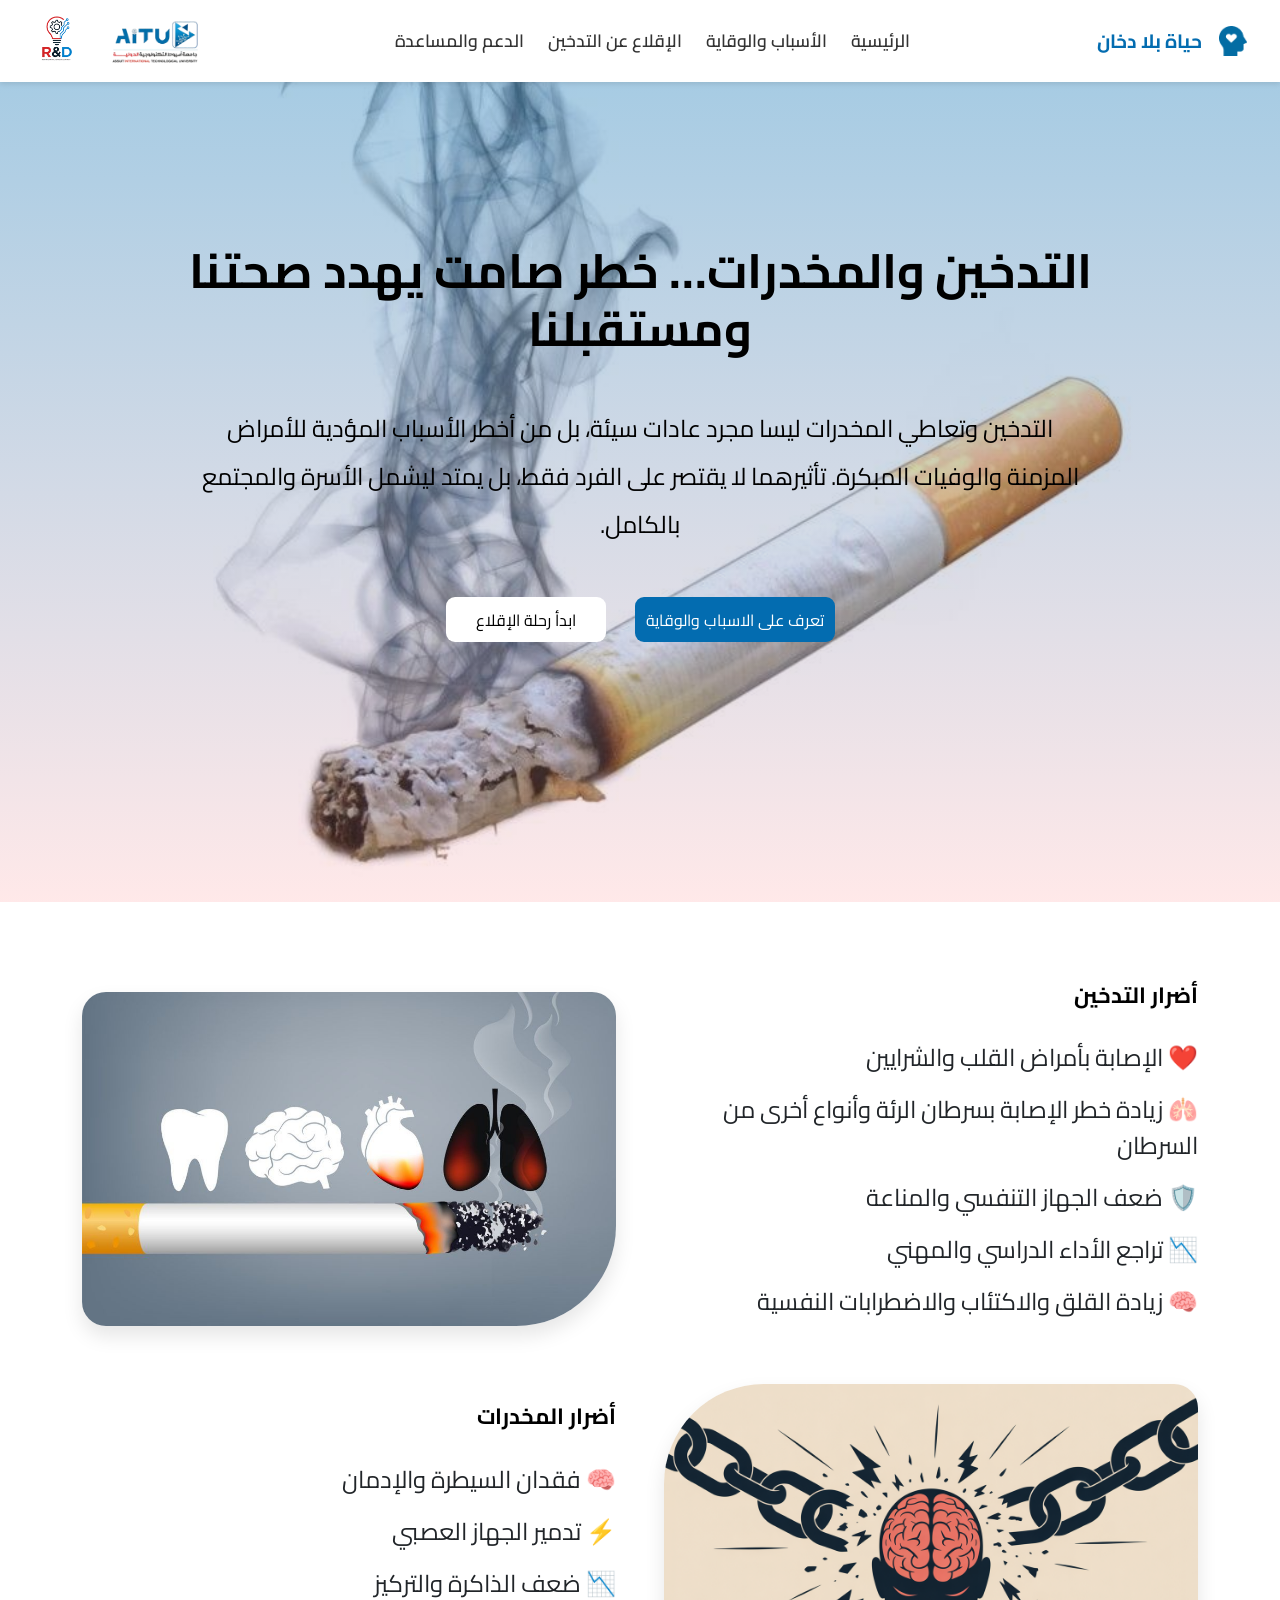
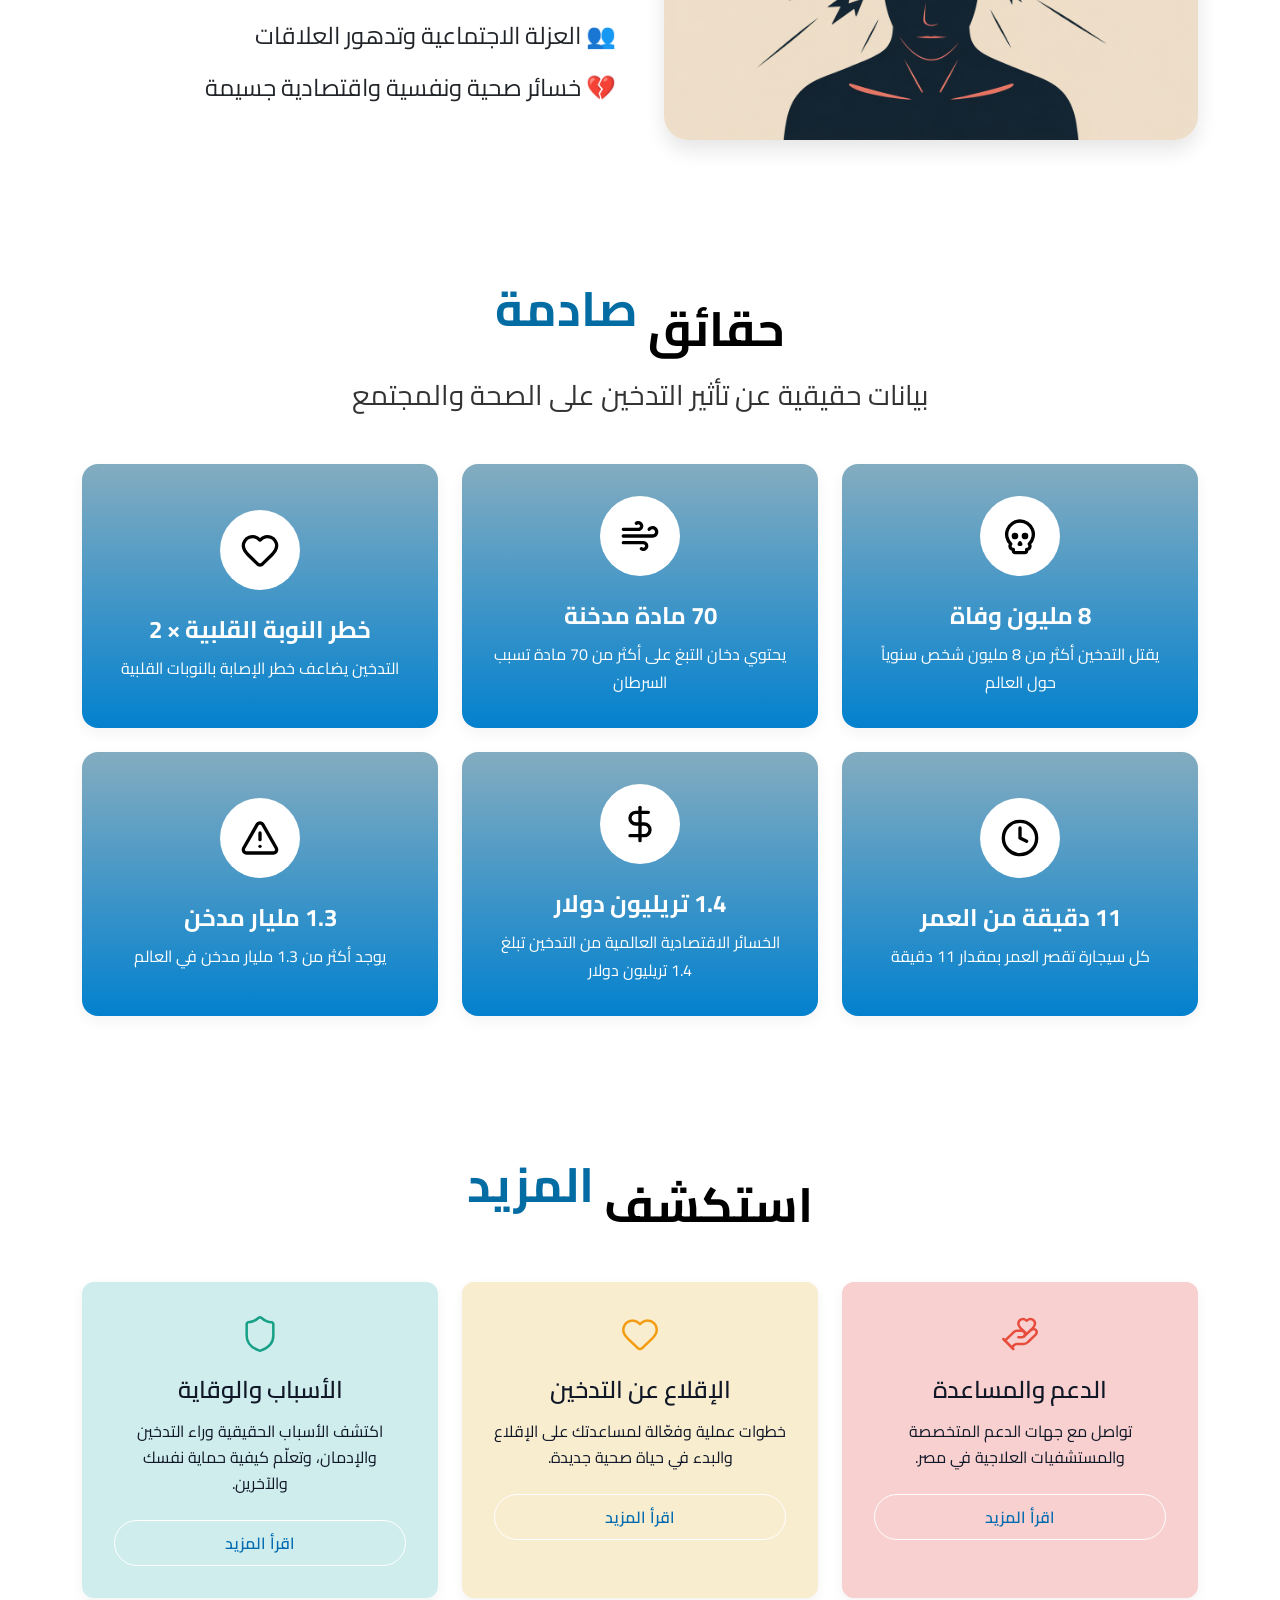
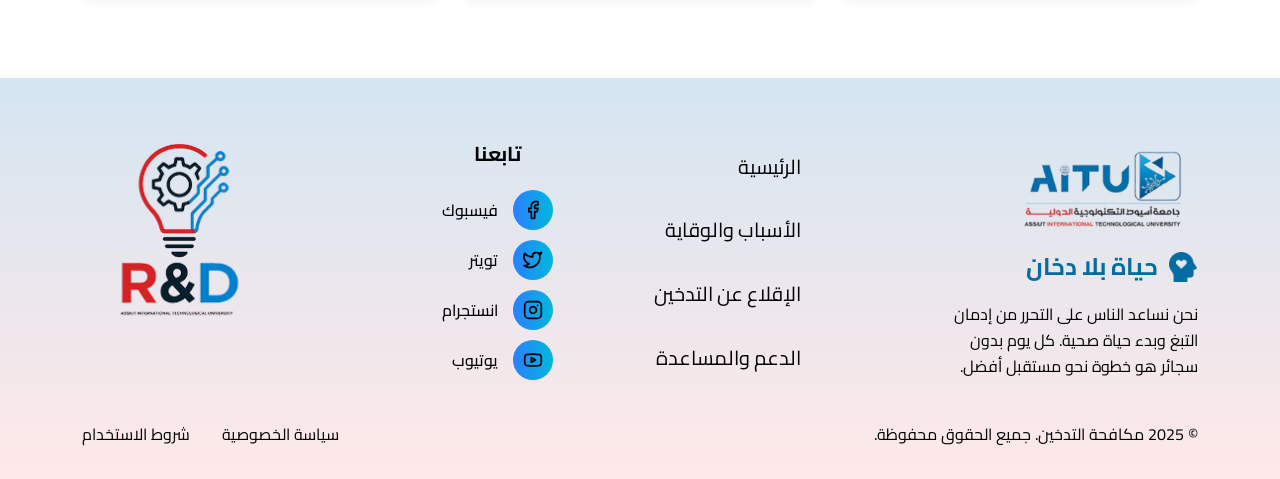
<file: index.html>
<!DOCTYPE html>
<html lang="en">

<head>
    <meta charset="UTF-8">
    <meta name="viewport" content="width=device-width, initial-scale=1.0">
    <link href="https://cdn.jsdelivr.net/npm/bootstrap@5.3.8/dist/css/bootstrap.min.css" rel="stylesheet"
        integrity="sha384-sRIl4kxILFvY47J16cr9ZwB07vP4J8+LH7qKQnuqkuIAvNWLzeN8tE5YBujZqJLB" crossorigin="anonymous">
    <link rel="stylesheet" href="style.css">
    <title>No To Drugs</title>
</head>

<body>
    <nav class="navbar">
        <div class="nav-end">
            <img src="assets/nav_after_text_image.png" alt="Icon" class="nav-icon">
            <span class="nav-text">حياة بلا دخان</span>
        </div>
        <ul class="nav-links">
            <li><a href="./index.html">الرئيسية</a></li>
            <li><a href="./pages/reasons.html">الأسباب والوقاية</a></li>
            <li><a href="./pages/QuitSmoking.html">الإقلاع عن التدخين</a></li>
            <li><a href="./pages/Support.html">الدعم والمساعدة</a></li>
        </ul>

        <div class="hamburger">
            <span></span>
            <span></span>
            <span></span>
        </div>
        <div class="nav-logos">
            <img src="assets/aitu_logo.png" alt="AITU Logo" class="logo">
            <img src="assets/rd_logo.png" alt="R&D Logo" class="logo">

        </div>
    </nav>

    <header class="hero-section">
        <div class="hero-image-wrapper">
            <div class="hero-gradient"></div>
            <img src="assets/hero_image.jpg" alt="Hero Image" class="hero-img">

        </div>
        <div class="hero-content">
            <div class="container text-center">
                <div class="row">
                    <div class="col-lg-12 mx-auto text-center text-black">
                        <h1>التدخين والمخدرات… خطر صامت يهدد صحتنا ومستقبلنا</h1>
                        <p class="hero-text mb-5">التدخين وتعاطي المخدرات ليسا مجرد عادات سيئة، بل من أخطر الأسباب
                            المؤدية
                            للأمراض المزمنة والوفيات المبكرة. تأثيرهما لا يقتصر على الفرد فقط، بل يمتد ليشمل الأسرة
                            والمجتمع بالكامل.</p>
                    </div>
                </div>
                <a href="./pages/reasons.html"> <button class="btn1">تعرف على الاسباب والوقاية</button></a>
                <a href="./pages/QuitSmoking.html"> <button class="btn2">ابدأ رحلة الإقلاع</button></a>
            </div>
        </div>
    </header>

    <section class="content-section">
        <div class="container">
            <!-- First Row: Text (Right) - Image (Left) -->
            <div class="row align-items-center mb-5 gx-lg-5">
                <div class="col-lg-6">
                    <h2 class="section-title">أضرار التدخين</h2>
                    <ul class="damages-list">
                        <li>❤️ الإصابة بأمراض القلب والشرايين</li>
                        <li>🫁 زيادة خطر الإصابة بسرطان الرئة وأنواع أخرى من السرطان</li>
                        <li>🛡️ ضعف الجهاز التنفسي والمناعة</li>
                        <li>📉 تراجع الأداء الدراسي والمهني</li>
                        <li>🧠 زيادة القلق والاكتئاب والاضطرابات النفسية</li>
                    </ul>
                </div>
                <div class="col-lg-6">
                    <img src="assets/smoking_damage.png" alt="Smoking Damages" class="content-img img-radius-1">
                </div>
            </div>

            <!-- Second Row: Image (Right) - Text (Left) -->
            <div class="row align-items-center gx-lg-5">
                <div class="col-lg-6 order-2 order-lg-1">
                    <img src="assets/drug_damage.png" alt="Drug Damages" class="content-img img-radius-2">
                </div>
                <div class="col-lg-6 order-1 order-lg-2">
                    <h2 class="section-title">أضرار المخدرات</h2>
                    <ul class="damages-list">
                        <li>🧠 فقدان السيطرة والإدمان</li>
                        <li>⚡ تدمير الجهاز العصبي</li>
                        <li>📉 ضعف الذاكرة والتركيز</li>
                        <li>👥 العزلة الاجتماعية وتدهور العلاقات</li>
                        <li>💔 خسائر صحية ونفسية واقتصادية جسيمة</li>
                    </ul>
                </div>
            </div>
        </div>
    </section>

    <section class="facts-section">
        <div class="container">
            <div class="section-header text-center mb-5">
                <!-- Title: 48px, 700 weight. "حقائق" Black, "صادمة" Blue #036CA3 & elevated -->
                <h2 class="facts-title">حقائق <span class="highlight-word">صادمة</span></h2>
                <!-- Subtitle: 28px, 400 weight -->
                <p class="facts-subtitle">بيانات حقيقية عن تأثير التدخين على الصحة والمجتمع</p>
            </div>

            <div class="row g-4">
                <!-- Card 1: Skull -->
                <div class="col-lg-4 col-md-6">
                    <div class="fact-card">
                        <div class="icon-circle">
                            <img src="assets/icon_skull.svg" alt="Mortality Icon">
                        </div>
                        <h3>8 مليون وفاة</h3>
                        <p>يقتل التدخين أكثر من 8 مليون شخص سنوياً حول العالم</p>
                    </div>
                </div>
                <!-- Card 2: Wind/Smoke -->
                <div class="col-lg-4 col-md-6">
                    <div class="fact-card">
                        <div class="icon-circle">
                            <img src="assets/icon_wind.svg" alt="Carcinogens Icon">
                        </div>
                        <h3>70 مادة مدخنة</h3>
                        <p>يحتوي دخان التبغ على أكثر من 70 مادة تسبب السرطان</p>
                    </div>
                </div>
                <!-- Card 3: Heart -->
                <div class="col-lg-4 col-md-6">
                    <div class="fact-card">
                        <div class="icon-circle">
                            <img src="assets/icon_heart.svg" alt="Heart Icon">
                        </div>
                        <h3>خطر النوبة القلبية × 2</h3>
                        <p>التدخين يضاعف خطر الإصابة بالنوبات القلبية</p>
                    </div>
                </div>
                <!-- Card 4: Clock -->
                <div class="col-lg-4 col-md-6">
                    <div class="fact-card">
                        <div class="icon-circle">
                            <img src="assets/icon_clock.svg" alt="Time Icon">
                        </div>
                        <h3>11 دقيقة من العمر</h3>
                        <p>كل سيجارة تقصر العمر بمقدار 11 دقيقة</p>
                    </div>
                </div>
                <!-- Card 5: Dollar -->
                <div class="col-lg-4 col-md-6">
                    <div class="fact-card">
                        <div class="icon-circle">
                            <img src="assets/icon_dollar.svg" alt="Economy Icon">
                        </div>
                        <h3>1.4 تريليون دولار</h3>
                        <p>الخسائر الاقتصادية العالمية من التدخين تبلغ 1.4 تريليون دولار</p>
                    </div>
                </div>
                <!-- Card 6: Warning -->
                <div class="col-lg-4 col-md-6">
                    <div class="fact-card">
                        <div class="icon-circle">
                            <img src="assets/icon_warning.svg" alt="Statistics Icon">
                        </div>
                        <h3>1.3 مليار مدخن</h3>
                        <p>يوجد أكثر من 1.3 مليار مدخن في العالم</p>
                    </div>
                </div>
            </div>
        </div>
    </section>

    <section class="explore-section">
        <div class="container">
            <div class="section-header text-center mb-5">
                <h2 class="facts-title">استكشف <span class="highlight-word">المزيد</span></h2>
            </div>

            <div class="row g-4">
                <!-- Card 1: Support -->
                <div class="col-lg-4 col-md-6">
                    <div class="explore-card card-support">
                        <div class="explore-icon-wrapper">
                            <img src="assets/icon_support.svg" alt="Support Icon">
                        </div>
                        <h3>الدعم والمساعدة</h3>
                        <p>تواصل مع جهات الدعم المتخصصة والمستشفيات العلاجية في مصر.</p>
                        <a href="./pages/Support.html" class="btn-read-more">اقرأ المزيد</a>
                    </div>
                </div>

                <!-- Card 2: Quit -->
                <div class="col-lg-4 col-md-6">
                    <div class="explore-card card-quit">
                        <div class="explore-icon-wrapper">
                            <img src="assets/icon_heart.png" alt="Quit Icon">
                        </div>
                        <h3>الإقلاع عن التدخين</h3>
                        <p>خطوات عملية وفعّالة لمساعدتك على الإقلاع والبدء في حياة صحية جديدة.</p>
                        <a href="./pages/QuitSmoking.html" class="btn-read-more">اقرأ المزيد</a>
                    </div>
                </div>

                <!-- Card 3: Prevention -->
                <div class="col-lg-4 col-md-6">
                    <div class="explore-card card-prevention">
                        <div class="explore-icon-wrapper">
                            <img src="assets/icon_shield.svg" alt="Prevention Icon">
                        </div>
                        <h3>الأسباب والوقاية</h3>
                        <p>اكتشف الأسباب الحقيقية وراء التدخين والإدمان، وتعلّم كيفية حماية نفسك والآخرين.</p>
                        <a href="./pages/reasons.html" class="btn-read-more">اقرأ المزيد</a>
                    </div>
                </div>
            </div>
        </div>
    </section>

    <footer class="main-footer">
        <div class="container">
            <div class="row">
                <!-- Column 1: AITU Branding -->
                <div class="col-lg-3 col-md-6 mb-4 text-first">
                    <div class="d-flex justify-content-first mb-3">
                        <img src="assets/aitu_logo.png" alt="AITU Logo" class="footer-logo" style="width: 200px;">
                    </div>
                    <div class="footer-brand mb-3 justify-content-first">
                        <img src="assets/nav_after_text_image.png" alt="Icon" class="footer-icon">
                        <span class="footer-brand-text">حياة بلا دخان</span>
                    </div>
                    <p class="footer-desc ms-auto">نحن نساعد الناس على التحرر من إدمان التبغ وبدء حياة صحية. كل يوم بدون
                        سجائر هو خطوة نحو مستقبل أفضل.</p>
                </div>

                <!-- Column 2: Navigation -->
                <div class="col-lg-2 offset-lg-1 col-md-6 mb-4 text-center">
                    <ul class="footer-links">
                        <li><a href="./index.html">الرئيسية</a></li>
                        <li><a href="./pages/reasons.html">الأسباب والوقاية</a></li>
                        <li><a href="./pages/QuitSmoking.html">الإقلاع عن التدخين</a></li>
                        <li><a href="./pages/Support.html">الدعم والمساعدة</a></li>
                    </ul>
                </div>

                <!-- Column 3: Social Media -->
                <div class="col-lg-3 col-md-6 mb-4 text-center">
                    <h3 class="footer-title mb-4">تابعنا</h3>
                    <div class="social-links">
                        <a href="#" class="social-btn">
                            <div class="social-icon facebook">
                                <img src="assets/icon_facebook.svg" alt="Facebook">
                            </div>
                            <span class="social-label">فيسبوك</span>

                        </a>
                        <a href="#" class="social-btn">
                            <div class="social-icon twitter">
                                <img src="assets/icon_twitter.svg" alt="Twitter">
                            </div>
                            <span class="social-label">تويتر</span>

                        </a>
                        <a href="#" class="social-btn">
                            <div class="social-icon instagram">
                                <img src="assets/icon_instagram.svg" alt="Instagram">
                            </div>
                            <span class="social-label">انستجرام</span>

                        </a>
                        <a href="#" class="social-btn">
                            <div class="social-icon youtube">
                                <img src="assets/icon_youtube.svg" alt="YouTube">
                            </div>
                            <span class="social-label">يوتيوب</span>

                        </a>
                    </div>
                </div>

                <!-- Column 4: R&D Logo -->
                <div class="col-lg-3 col-md-6 mb-4 text-start">
                    <img src="assets/rd_logo.png" alt="R&D Logo" class="footer-logo-rd" style="width: 196px;">
                </div>
            </div>

            <div class="footer-bottom">
                <div class="copyright">
                    © 2025 مكافحة التدخين. جميع الحقوق محفوظة.
                </div>
                <div class="footer-bottom-links">
                    <a href="#">سياسة الخصوصية</a>
                    <a href="#">شروط الاستخدام</a>
                </div>
            </div>
        </div>
    </footer>

    <script src="script.js"></script>
</body>

</html>
</file>
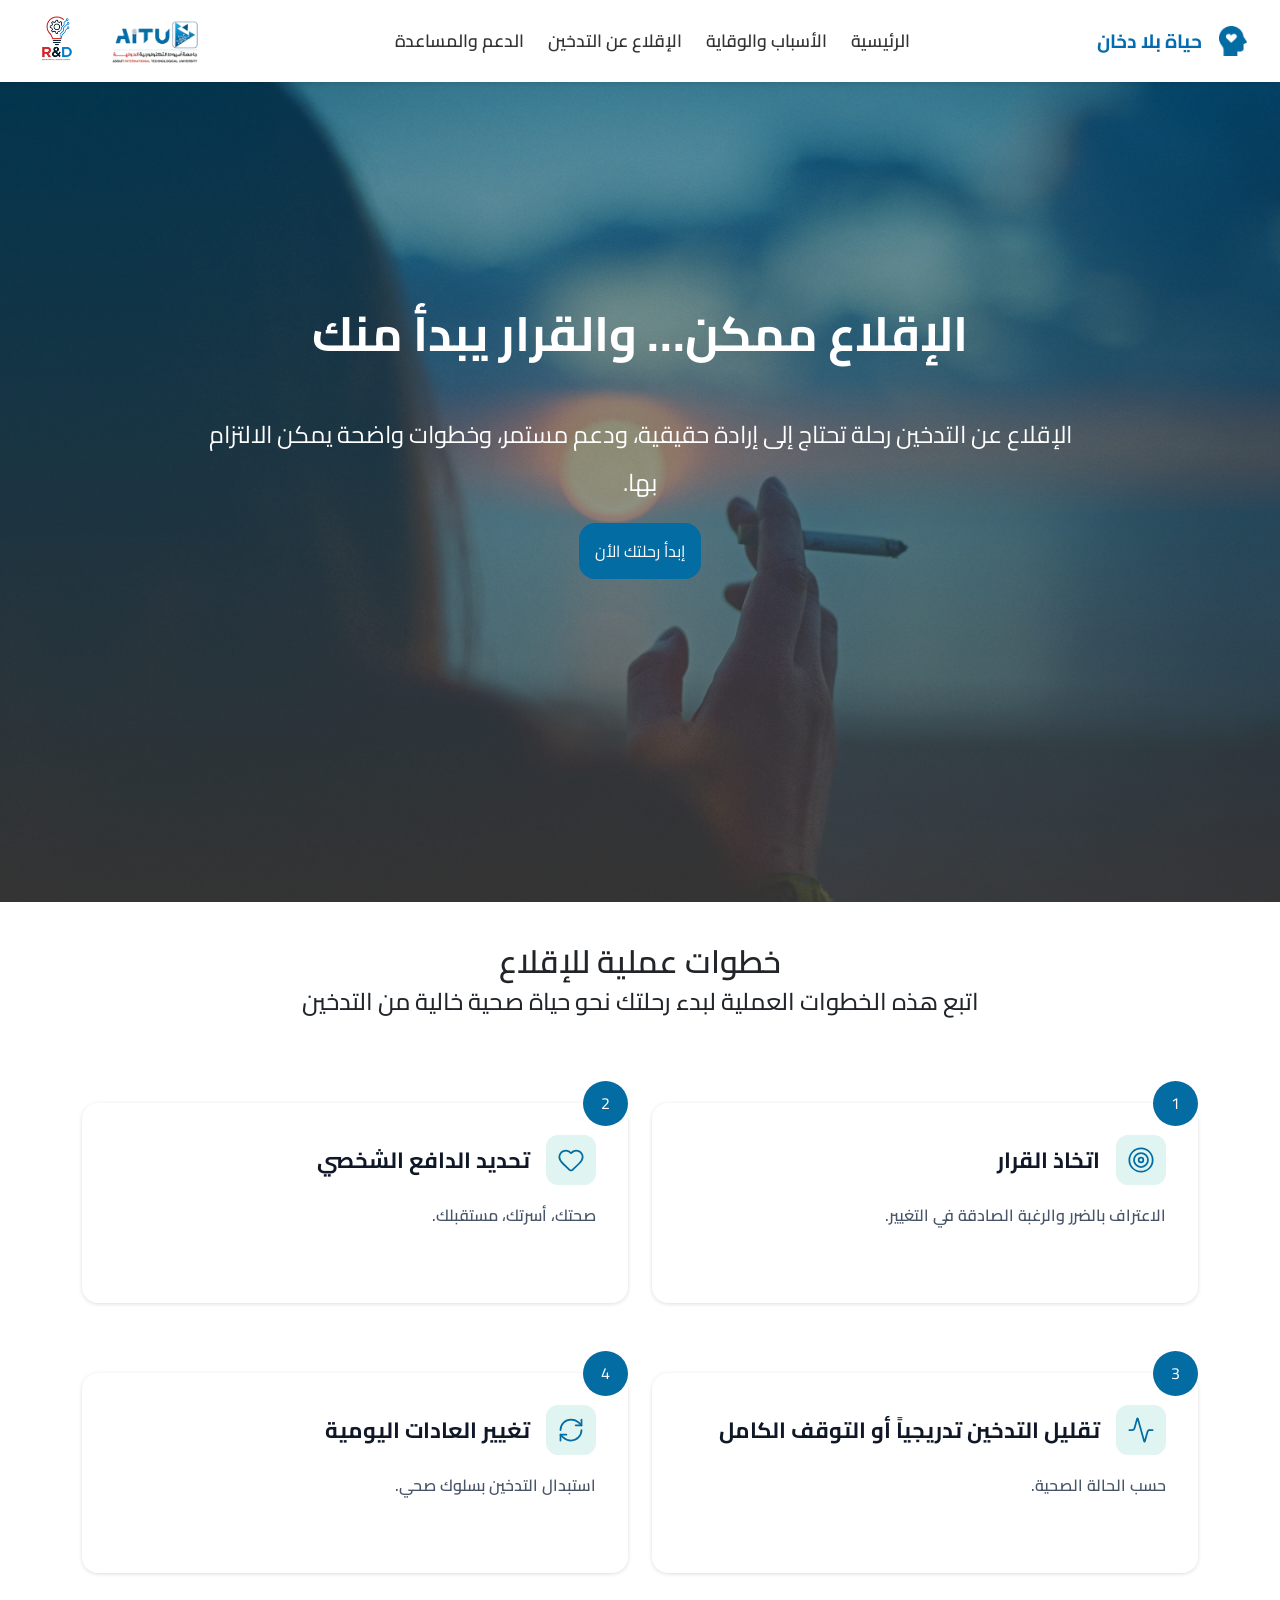
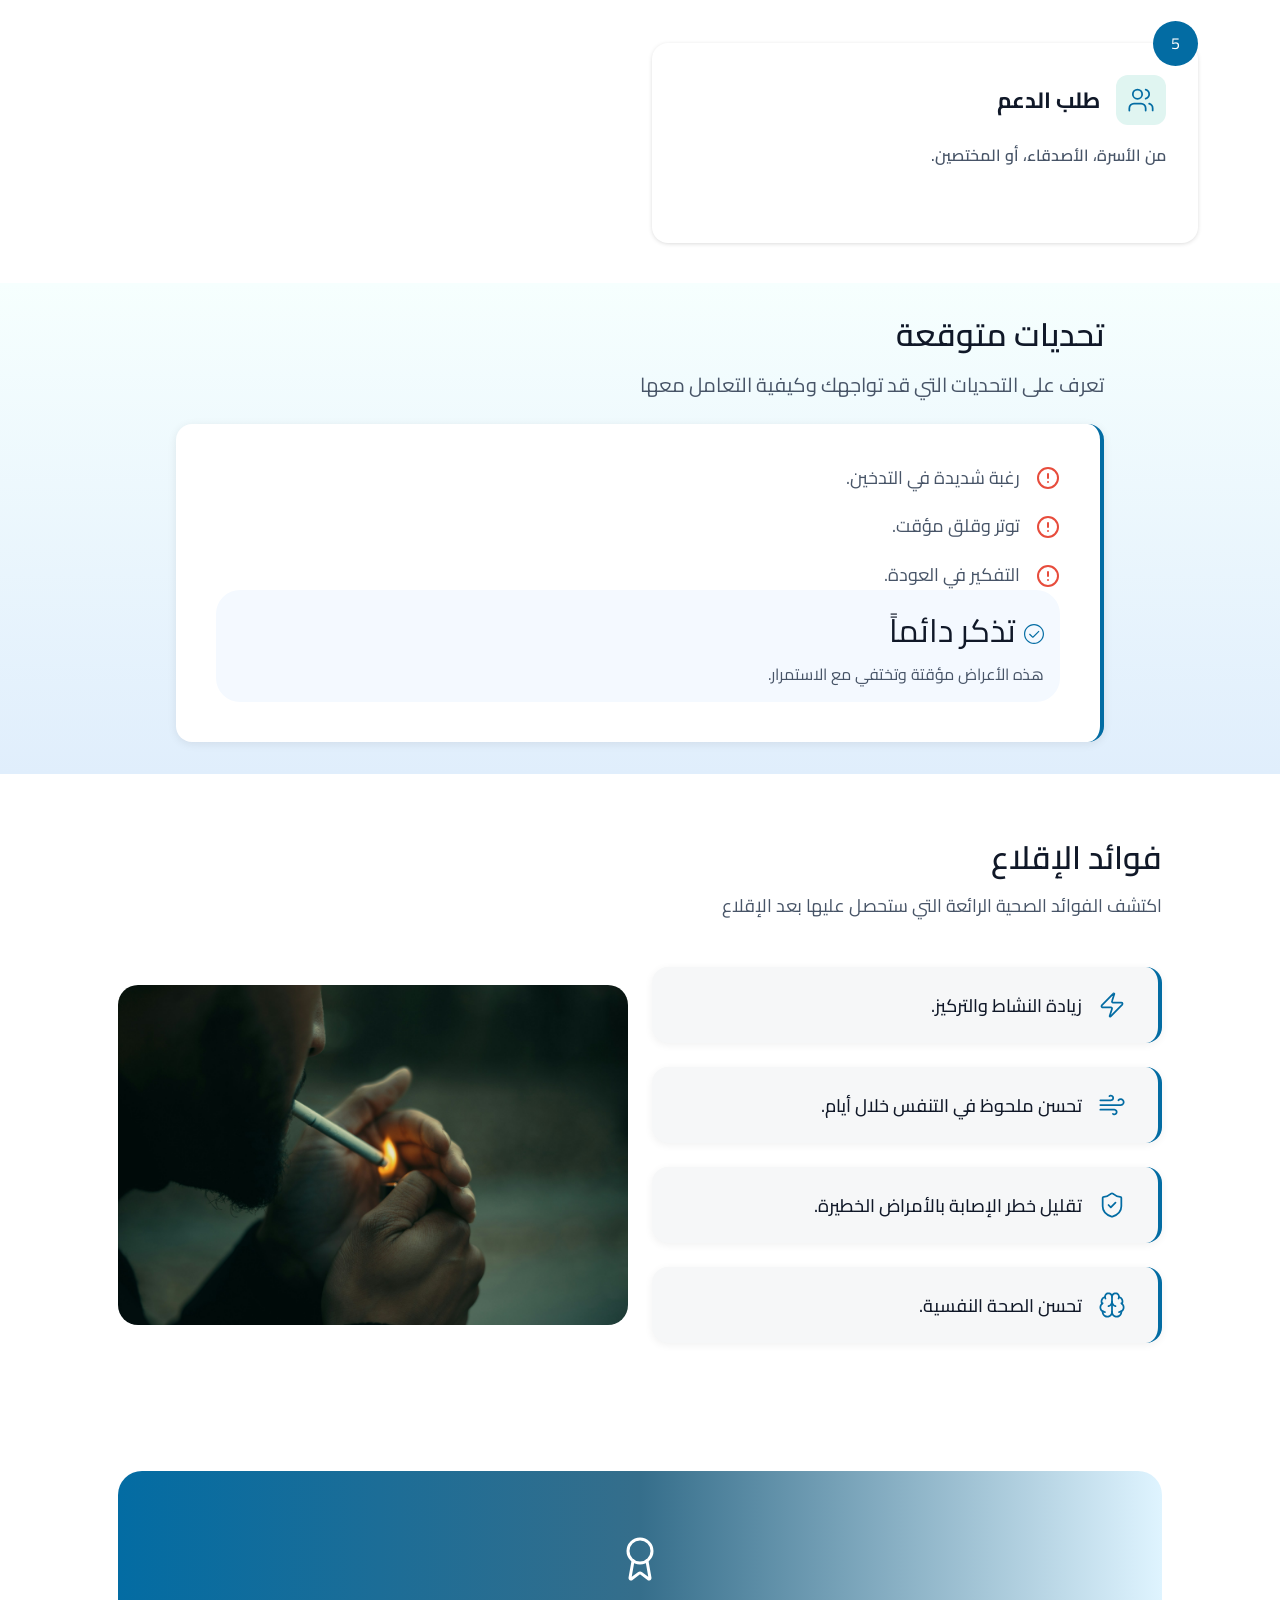
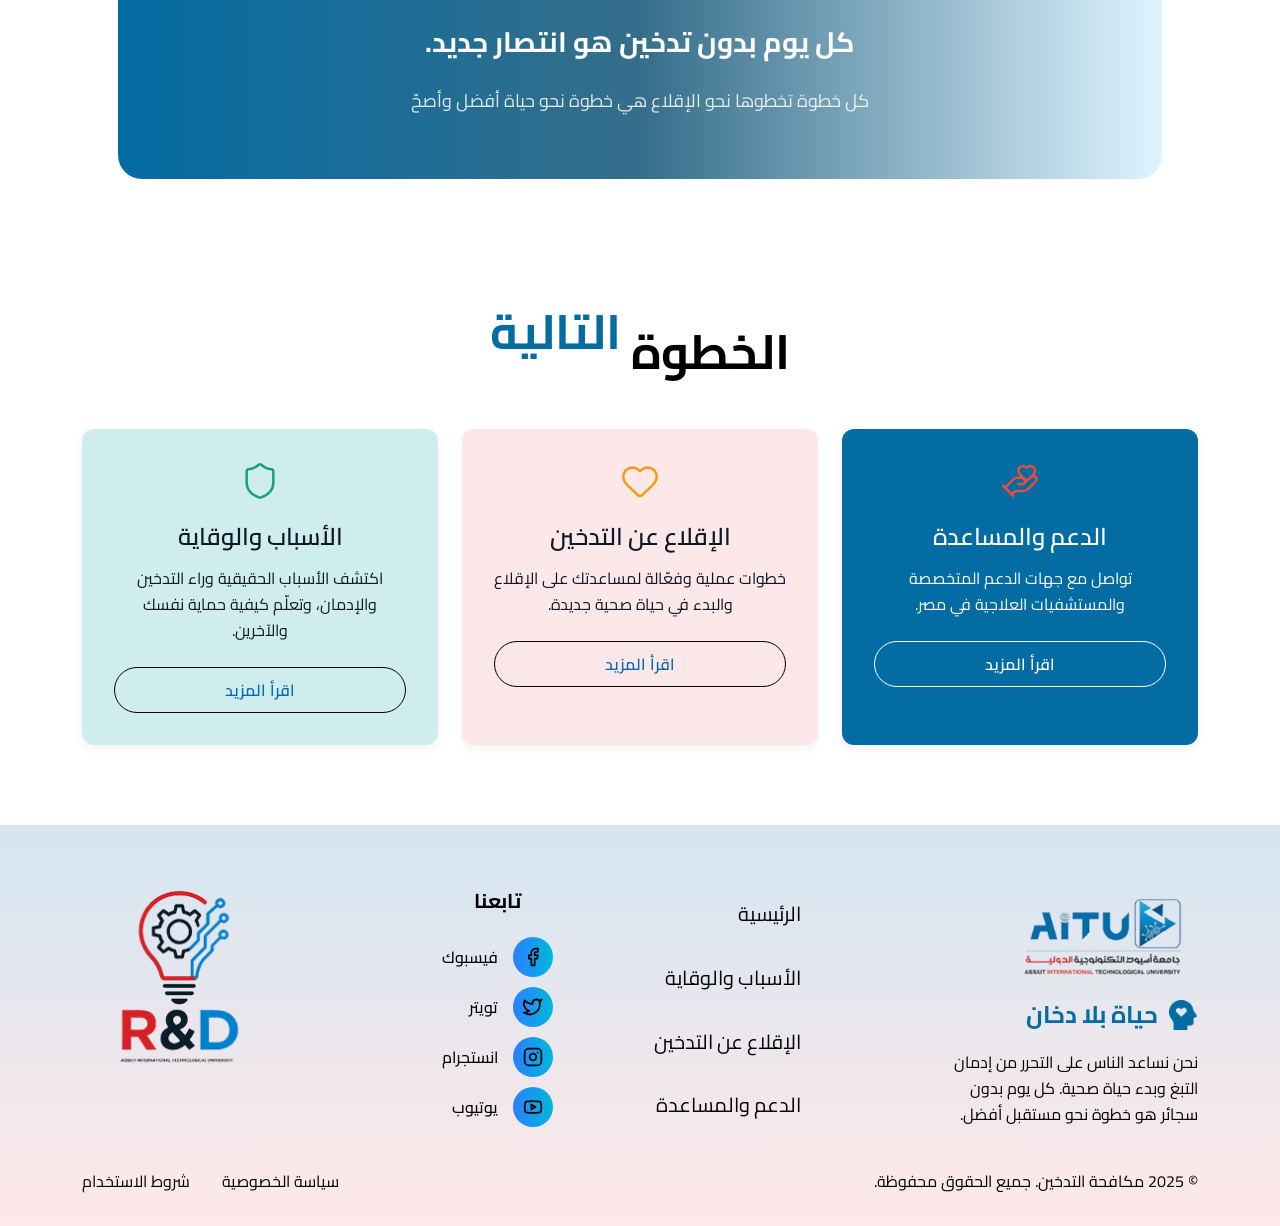
<file: pages/QuitSmoking.html>
<!DOCTYPE html>
<html lang="en">

<head>
    <meta charset="UTF-8">
    <meta name="viewport" content="width=device-width, initial-scale=1.0">
    <title>Quit Smoking</title>
    <link href="https://cdn.jsdelivr.net/npm/bootstrap@5.3.8/dist/css/bootstrap.min.css" rel="stylesheet"
        integrity="sha384-sRIl4kxILFvY47J16cr9ZwB07vP4J8+LH7qKQnuqkuIAvNWLzeN8tE5YBujZqJLB" crossorigin="anonymous">
    <link rel="stylesheet" href="../style.css">
</head>

<body>
    <nav class="navbar">
        <div class="nav-end">
            <img src="../assets/nav_after_text_image.png" alt="Icon" class="nav-icon">
            <span class="nav-text">حياة بلا دخان</span>
        </div>
        <ul class="nav-links">
            <li><a href="../index.html">الرئيسية</a></li>
            <li><a href="./reasons.html">الأسباب والوقاية</a></li>
            <li><a href="./QuitSmoking.html">الإقلاع عن التدخين</a></li>
            <li><a href="./Support.html">الدعم والمساعدة</a></li>
        </ul>

        <div class="hamburger">
            <span></span>
            <span></span>
            <span></span>
        </div>
        <div class="nav-logos">
            <img src="../assets/aitu_logo.png" alt="AITU Logo" class="logo">
            <img src="../assets/rd_logo.png" alt="R&D Logo" class="logo">

        </div>
    </nav>


    <header class="hero-section ">
        <div class="hero-image-wrapper ">
            <div class="QuitSmoking-gradient"></div>
            <img src="../assets/QuitSmokingHero.jpg" alt="Hero Image" class="hero-img">

        </div>
        <div class="hero-content">
            <div class="container">
                <div class="row">
                    <div class="col-lg-12 mx-auto text-center text-black">
                        <h1 class="text-white">الإقلاع ممكن… والقرار يبدأ منك</h1>
                        <p class="hero-text text-white">الإقلاع عن التدخين رحلة تحتاج إلى إرادة حقيقية، ودعم مستمر،
                            وخطوات واضحة يمكن الالتزام بها.</p>
                        <a href="#start"><button class="blue-button mt-3">إبدأ رحلتك الأن</button></a>
                    </div>
                </div>
            </div>
        </div>
    </header>

    <section class="container d-flex flex-column align-items-center justify-content-center steps-section">
        <h2 class="fw-semibold" id="start">خطوات عملية للإقلاع</h2>
        <h4>اتبع هذه الخطوات العملية لبدء رحلتك نحو حياة صحية خالية من التدخين</h4>

        <!-- Step Cards Container -->
        <div class="row g-4 w-100 mt-4 steps-container ">
            <!-- Card 1 -->
            <div class="col-lg-6 col-md-6">
                <div class="step-card">
                    <span class="step-number">1</span>
                    <div class="step-header">
                        <h3 class="step-title">اتخاذ القرار</h3>
                        <div class="step-icon">
                            <img src="../assets/QuitSmokingIcons/circle.svg" alt="Decision Icon">
                        </div>
                    </div>
                    <p class="step-description fw-semibold">الاعتراف بالضرر والرغبة الصادقة في التغيير.</p>
                </div>
            </div>
            <!-- Card 2 -->
            <div class="col-lg-6 col-md-6">
                <div class="step-card">
                    <span class="step-number">2</span>
                    <div class="step-header">
                        <h3 class="step-title">تحديد الدافع الشخصي</h3>
                        <div class="step-icon">
                            <img src="../assets/QuitSmokingIcons/heart.svg" alt="Decision Icon">
                        </div>
                    </div>
                    <p class="step-description fw-semibold">صحتك، أسرتك، مستقبلك.</p>
                </div>
            </div>
            <!-- Card 3 -->
            <div class="col-lg-6 col-md-6">
                <div class="step-card">
                    <span class="step-number">3</span>
                    <div class="step-header">
                        <h3 class="step-title">تقليل التدخين تدريجياً أو التوقف الكامل</h3>
                        <div class="step-icon">
                            <img src="../assets/QuitSmokingIcons/zigzag.svg" alt="Decision Icon">
                        </div>
                    </div>
                    <p class="step-description fw-semibold">حسب الحالة الصحية.</p>
                </div>
            </div>
            <!-- Card 4 -->
            <div class="col-lg-6 col-md-6">
                <div class="step-card">
                    <span class="step-number">4</span>
                    <div class="step-header">
                        <h3 class="step-title">تغيير العادات اليومية</h3>
                        <div class="step-icon">
                            <img src="../assets/QuitSmokingIcons/restart.svg" alt="Decision Icon">
                        </div>
                    </div>
                    <p class="step-description fw-semibold">استبدال التدخين بسلوك صحي.</p>
                </div>
            </div>
            <!-- Card 5 -->
            <div class="col-lg-6 col-md-6">
                <div class="step-card">
                    <span class="step-number">5</span>
                    <div class="step-header">
                        <h3 class="step-title">طلب الدعم</h3>
                        <div class="step-icon">
                            <img src="../assets/QuitSmokingIcons/people.svg" alt="Decision Icon">
                        </div>
                    </div>
                    <p class="step-description fw-semibold">من الأسرة، الأصدقاء، أو المختصين.</p>
                </div>
            </div>



    </section>

    <section class="challenges-section">
        <div class="container px-5">
            <div class="row">
                <div class="col-12 text-end">
                    <h2 class="challenges-title">تحديات متوقعة</h2>
                    <p class="challenges-subtitle">تعرف على التحديات التي قد تواجهك وكيفية التعامل معها</p>
                </div>
            </div>
            <div class="row mt-4">
                <div class="col-12">
                    <div class="challenges-box">
                        <ul class="challenges-list">
                            <li>
                                <img src="../assets/QuitSmokingIcons/warn.svg" alt="Decision Icon">
                                <span>رغبة شديدة في التدخين.</span>
                            </li>
                            <li>
                                <img src="../assets/QuitSmokingIcons/warn.svg" alt="Decision Icon">
                                <span>توتر وقلق مؤقت.</span>
                            </li>
                            <li>
                                <img src="../assets/QuitSmokingIcons/warn.svg" alt="Decision Icon">
                                <span>التفكير في العودة.</span>
                            </li>

                        </ul>
                        <div class="blue-box">
                            <div class="gap-2 d-flex">
                                <img src="../assets/QuitSmokingIcons/correct.svg" alt="Decision Icon">
                                <span class="blue-box-header">تذكر دائماً</span>
                            </div>
                            <span class="blue-box-text">هذه الأعراض مؤقتة وتختفي مع الاستمرار.</span>
                        </div>
                    </div>
                </div>
            </div>
        </div>
    </section>

    <section class="benefits-grid-section">
        <div class="container px-5">
            <!-- Header -->
            <div class="row mb-5">
                <div class="col-12 text-end">
                    <h2 class="benefits-grid-title">فوائد الإقلاع</h2>
                    <p class="benefits-grid-subtitle">اكتشف الفوائد الصحية الرائعة التي ستحصل عليها بعد الإقلاع</p>
                </div>
            </div>

            <div class="row align-items-center gy-4">

                <!-- Right Side - Benefit Boxes -->
                <div class="col-lg-6">
                    <div class="benefits-boxes-container">
                        <!-- Benefit Box 1 -->
                        <div class="benefit-item">
                            <img src="../assets/QuitSmokingIcons/flash.svg" alt="Activity Icon" class="benefit-icon">
                            <span class="benefit-text">زيادة النشاط والتركيز.</span>
                        </div>
                        <!-- Benefit Box 1 -->
                        <div class="benefit-item">
                            <img src="../assets/QuitSmokingIcons/air.svg" alt="Activity Icon" class="benefit-icon">
                            <span class="benefit-text">تحسن ملحوظ في التنفس خلال أيام.</span>
                        </div>
                        <!-- Benefit Box 1 -->
                        <div class="benefit-item">
                            <img src="../assets/QuitSmokingIcons/shield.svg" alt="Activity Icon" class="benefit-icon">
                            <span class="benefit-text">تقليل خطر الإصابة بالأمراض الخطيرة.</span>
                        </div>
                        <!-- Benefit Box 1 -->
                        <div class="benefit-item">
                            <img src="../assets/QuitSmokingIcons/brain.svg" alt="Activity Icon" class="benefit-icon">
                            <span class="benefit-text">تحسن الصحة النفسية.</span>
                        </div>


                    </div>
                </div>

                <!-- Left Side - Image -->
                <div class="col-lg-6">
                    <img src="../assets/QuitSmokingSection.jpg" alt="Health Benefits" class="benefits-image">
                </div>
            </div>
        </div>
    </section>

    <section class="motivation-section">
        <div class="container px-5">
            <div class="motivation-box">
                <!-- Icon at top center -->
                <div class="motivation-icon">
                    <img src="../assets/QuitSmokingIcons/acheivment.svg" alt="Decision Icon">
                </div>

                <!-- Bold main text -->
                <h3 class="motivation-title">كل يوم بدون تدخين هو انتصار جديد.</h3>

                <!-- Lighter subtext -->
                <p class="motivation-text">كل خطوة تخطوها نحو الإقلاع هي خطوة نحو حياة أفضل وأصحّ</p>
            </div>
        </div>
    </section>

    <section class="explore-section">
        <div class="container">
            <div class="section-header text-center mb-5">
                <h2 class="facts-title">الخطوة <span class="highlight-word">التالية</span></h2>
            </div>

            <div class="row g-4">
                <!-- Card 1: Support -->
                <div class="col-lg-4 col-md-6">
                    <div class="explore-card card-support blue-bg">
                        <div class="explore-icon-wrapper">
                            <img src="../assets/icon_support.svg" alt="Support Icon">
                        </div>
                        <h3>الدعم والمساعدة</h3>
                        <p>تواصل مع جهات الدعم المتخصصة والمستشفيات العلاجية في مصر.</p>
                        <a href="#" class="btn-read-more">اقرأ المزيد</a>
                    </div>
                </div>

                <!-- Card 2: Quit -->
                <div class="col-lg-4 col-md-6">
                    <div class="explore-card card-quit red-bg">
                        <div class="explore-icon-wrapper">
                            <img src="../assets/icon_heart.png" alt="Quit Icon">
                        </div>
                        <h3>الإقلاع عن التدخين</h3>
                        <p>خطوات عملية وفعّالة لمساعدتك على الإقلاع والبدء في حياة صحية جديدة.</p>
                        <a href="#" class="btn-read-more">اقرأ المزيد</a>
                    </div>
                </div>

                <!-- Card 3: Prevention -->
                <div class="col-lg-4 col-md-6">
                    <div class="explore-card card-prevention green-bg ">
                        <div class="explore-icon-wrapper">
                            <img src="../assets/icon_shield.svg" alt="Prevention Icon">
                        </div>
                        <h3>الأسباب والوقاية</h3>
                        <p>اكتشف الأسباب الحقيقية وراء التدخين والإدمان، وتعلّم كيفية حماية نفسك والآخرين.</p>
                        <a href="#" class="btn-read-more">اقرأ المزيد</a>
                    </div>
                </div>
            </div>
        </div>
    </section>

    <footer class="main-footer">
        <div class="container">
            <div class="row">
                <!-- Column 1: AITU Branding -->
                <div class="col-lg-3 col-md-6 mb-4 text-first">
                    <div class="d-flex justify-content-first mb-3">
                        <img src="../assets/aitu_logo.png" alt="AITU Logo" class="footer-logo" style="width: 200px;">
                    </div>
                    <div class="footer-brand mb-3 justify-content-first">
                        <img src="../assets/nav_after_text_image.png" alt="Icon" class="footer-icon">
                        <span class="footer-brand-text">حياة بلا دخان</span>
                    </div>
                    <p class="footer-desc ms-auto">نحن نساعد الناس على التحرر من إدمان التبغ وبدء حياة صحية. كل يوم بدون
                        سجائر هو خطوة نحو مستقبل أفضل.</p>
                </div>

                <!-- Column 2: Navigation -->
                <div class="col-lg-2 offset-lg-1 col-md-6 mb-4 text-center">
                    <ul class="footer-links">
                        <li><a href="../index.html">الرئيسية</a></li>
                        <li><a href="./reasons.html">الأسباب والوقاية</a></li>
                        <li><a href="./QuitSmoking.html">الإقلاع عن التدخين</a></li>
                        <li><a href="./Support.html">الدعم والمساعدة</a></li>
                    </ul>
                </div>

                <!-- Column 3: Social Media -->
                <div class="col-lg-3 col-md-6 mb-4 text-center">
                    <h3 class="footer-title mb-4">تابعنا</h3>
                    <div class="social-links">
                        <a href="#" class="social-btn">
                            <div class="social-icon facebook">
                                <img src="../assets/icon_facebook.svg" alt="Facebook">
                            </div>
                            <span class="social-label">فيسبوك</span>

                        </a>
                        <a href="#" class="social-btn">
                            <div class="social-icon twitter">
                                <img src="../assets/icon_twitter.svg" alt="Twitter">
                            </div>
                            <span class="social-label">تويتر</span>

                        </a>
                        <a href="#" class="social-btn">
                            <div class="social-icon instagram">
                                <img src="../assets/icon_instagram.svg" alt="Instagram">
                            </div>
                            <span class="social-label">انستجرام</span>

                        </a>
                        <a href="#" class="social-btn">
                            <div class="social-icon youtube">
                                <img src="../assets/icon_youtube.svg" alt="YouTube">
                            </div>
                            <span class="social-label">يوتيوب</span>

                        </a>
                    </div>
                </div>

                <!-- Column 4: R&D Logo -->
                <div class="col-lg-3 col-md-6 mb-4 text-start">
                    <img src="../assets/rd_logo.png" alt="R&D Logo" class="footer-logo-rd" style="width: 196px;">
                </div>
            </div>

            <div class="footer-bottom">
                <div class="copyright">
                    © 2025 مكافحة التدخين. جميع الحقوق محفوظة.
                </div>
                <div class="footer-bottom-links">
                    <a href="#">سياسة الخصوصية</a>
                    <a href="#">شروط الاستخدام</a>
                </div>
            </div>
        </div>
    </footer>
    <script src="../script.js"></script>
</body>

</html>
</file>
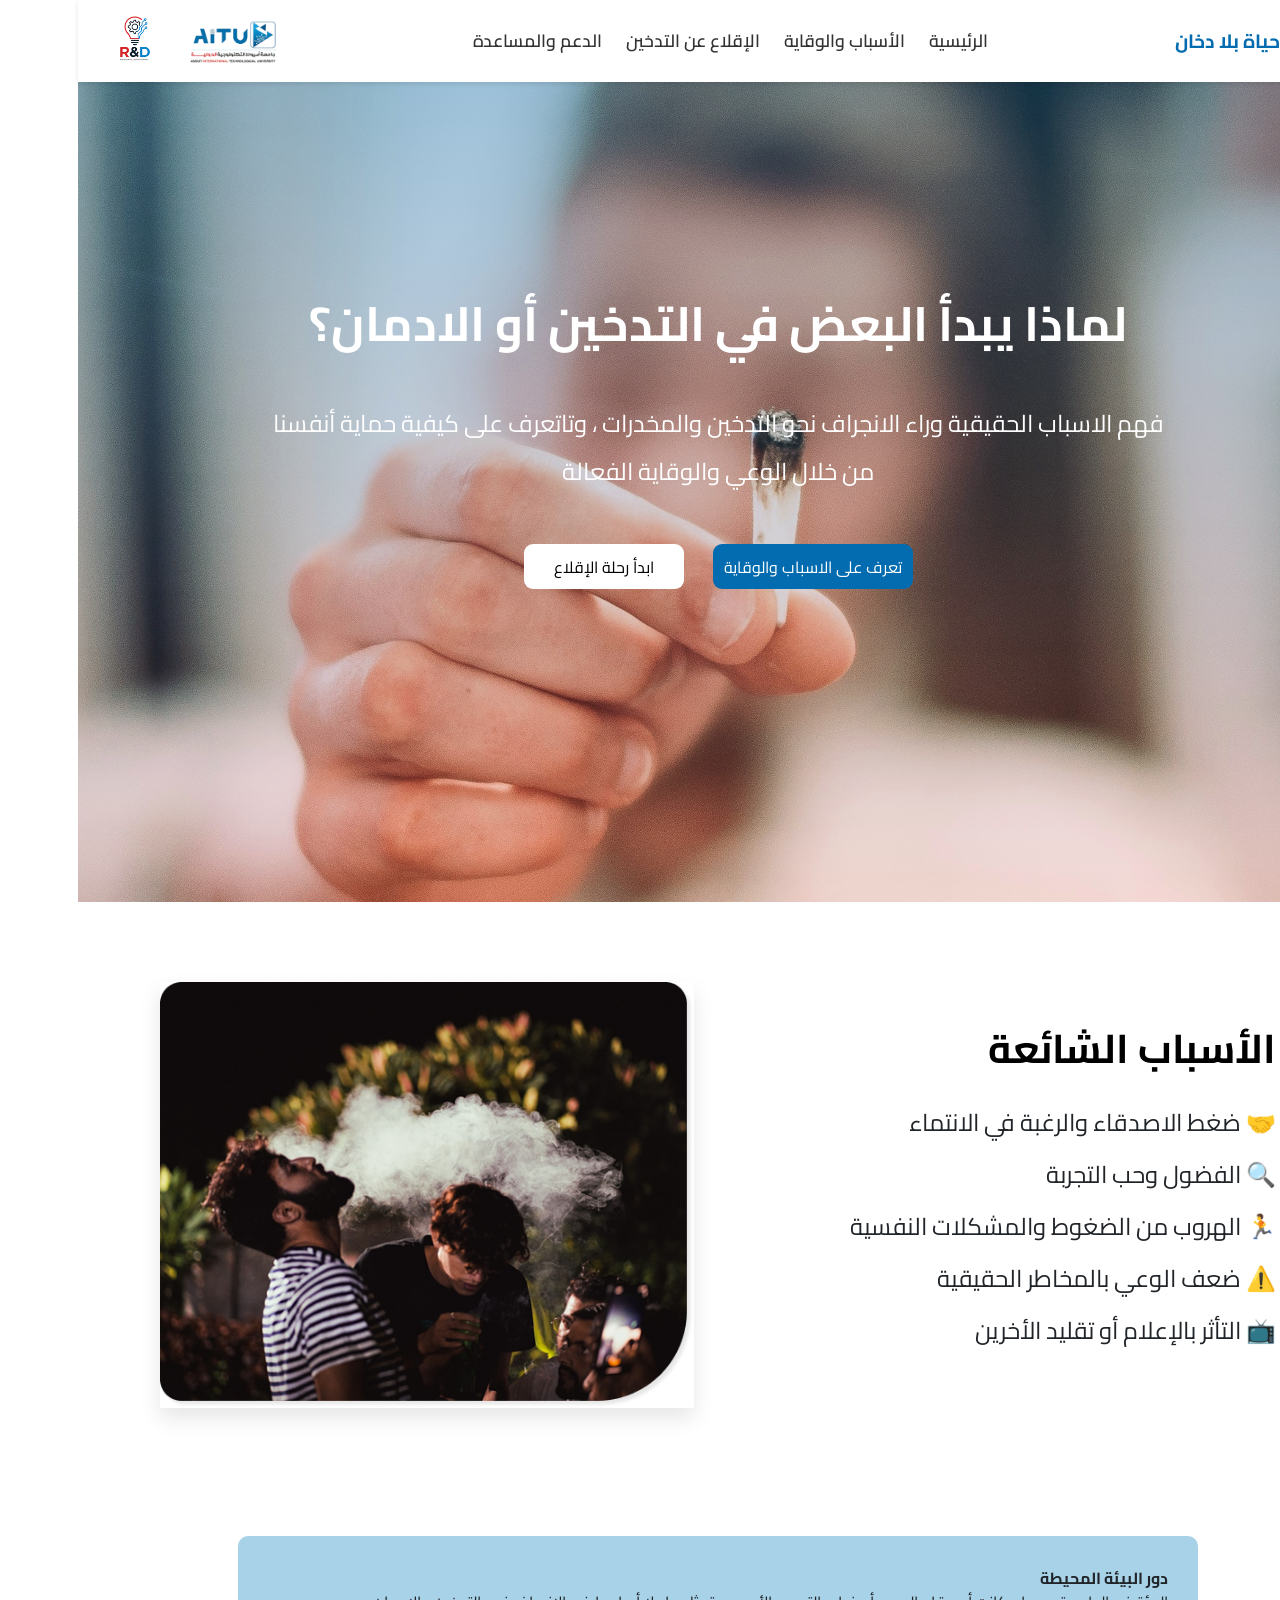
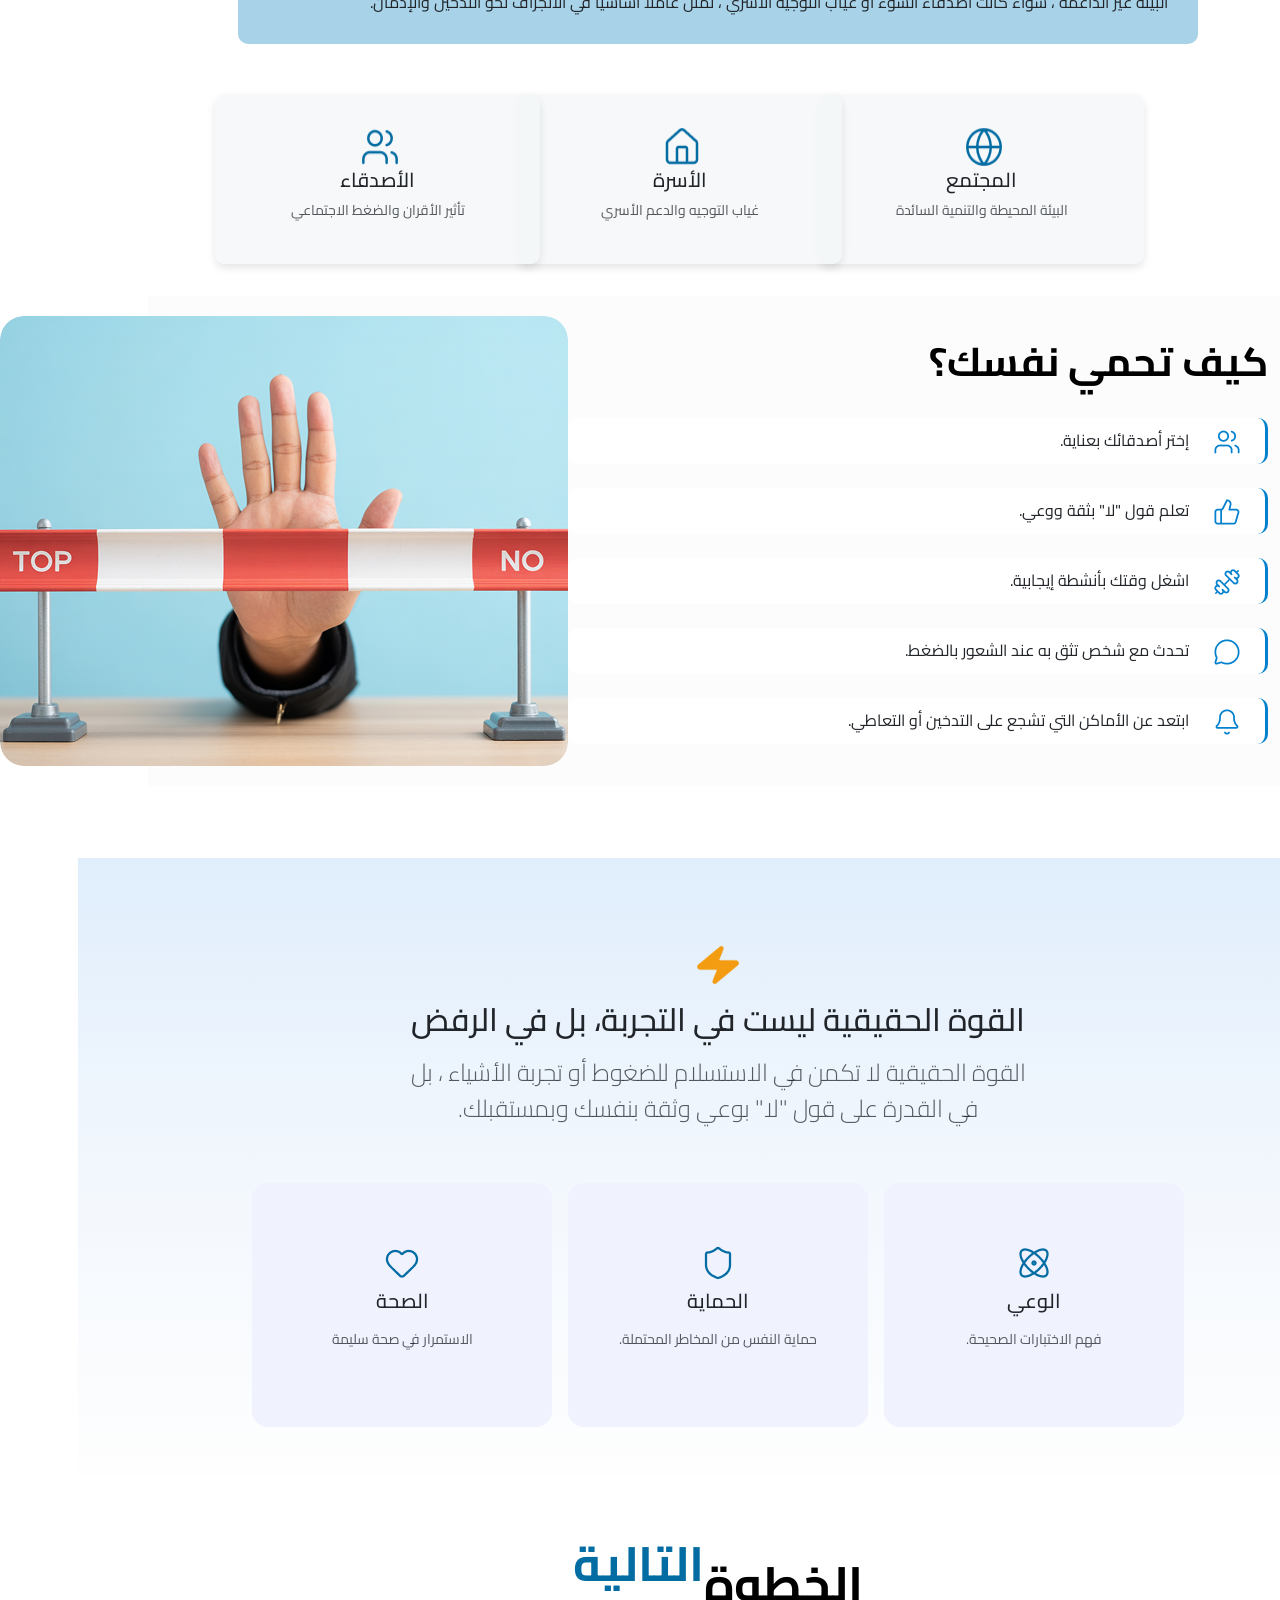
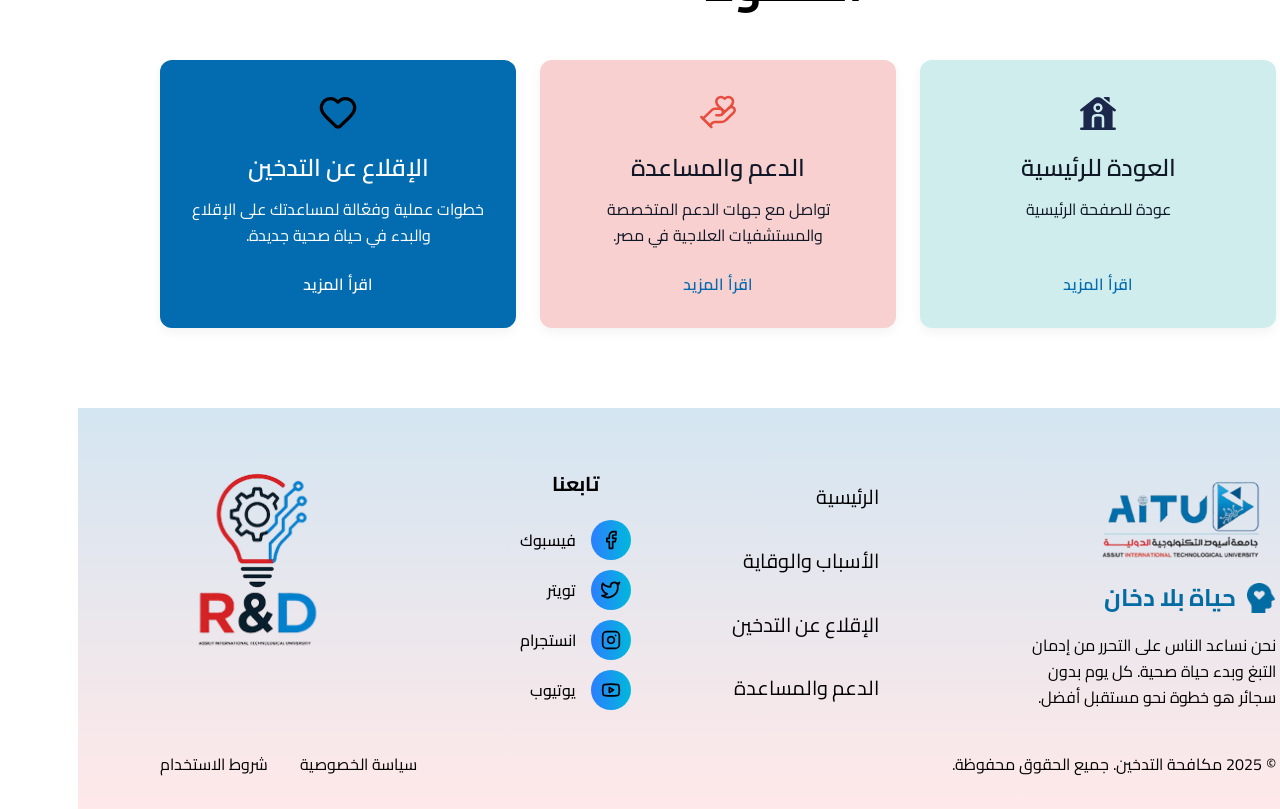
<file: pages/reasons.html>
<!DOCTYPE html>
<html lang="en">

<head>
    <meta charset="UTF-8">
    <meta name="viewport" content="width=device-width, initial-scale=1.0">
    <link href="https://cdn.jsdelivr.net/npm/bootstrap@5.3.8/dist/css/bootstrap.min.css" rel="stylesheet"
        integrity="sha384-sRIl4kxILFvY47J16cr9ZwB07vP4J8+LH7qKQnuqkuIAvNWLzeN8tE5YBujZqJLB" crossorigin="anonymous">
    <link rel="stylesheet" href="../styles.css">
    <title>No To Drugs</title>
</head>

<body>
    <nav class="navbar">
        <div class="nav-end">
            <img src="../assets/nav_after_text_image.png" alt="Icon" class="nav-icon">
            <span class="nav-text">حياة بلا دخان</span>
        </div>
        <ul class="nav-links">
            <li><a href="../index.html">الرئيسية</a></li>
            <li><a href="./reasons.html">الأسباب والوقاية</a></li>
            <li><a href="./QuitSmoking.html">الإقلاع عن التدخين</a></li>
            <li><a href="./Support.html">الدعم والمساعدة</a></li>
        </ul>

        <div class="hamburger">
            <span></span>
            <span></span>
            <span></span>
        </div>
        <div class="nav-logos">
            <img src="../assets/aitu_logo.png" alt="AITU Logo" class="logo">
            <img src="../assets/rd_logo.png" alt="R&D Logo" class="logo">

        </div>
    </nav>

    <header class="hero-section">
        <div class="hero-image-wrapper">
            <div class="hero-gradient"></div>
            <img src="../assets/eca9a104752abcaa1f26fe5a39dfa710e7411b99.jpg" alt="Hero Image" class="hero-img">

        </div>
        <div class="hero-content">
            <div class="container">
                <div class="row">
                    <div class="col-lg-12 mx-auto text-center text-black">
                        <h1 style="color: white;">لماذا يبدأ البعض في التدخين أو الادمان؟</h1>
                        <p class="hero-text" style="color: white;">فهم الاسباب الحقيقية وراء الانجراف نحو التدخين
                            والمخدرات ، وتاتعرف على كيفية حماية أنفسنا من خلال الوعي والوقاية الفعالة</p>
                        <br>
                        <br>

                        <a href="#start"> <button class="btn1">تعرف على الاسباب والوقاية</button></a>
                        <a href="./QuitSmoking.html"> <button class="btn2">ابدأ رحلة الإقلاع</button></a>
                    </div>
                </div>
            </div>
        </div>
    </header>

    <section class="content-section">
        <div class="container">
            <!-- First Row: Text (Right) - Image (Left) -->
            <div class="row align-items-center mb-5 gx-lg-5">
                <div class="col-lg-6">
                    <h2 class="section-title">الأسباب الشائعة</h2>
                    <ul class="damages-list">
                        <li>🤝 ضغط الاصدقاء والرغبة في الانتماء</li>
                        <li>🔍 الفضول وحب التجربة </li>
                        <li> 🏃 الهروب من الضغوط والمشكلات النفسية </li>
                        <li> ⚠️
                            ضعف الوعي بالمخاطر الحقيقية </li>
                        <li> 📺 التأثر بالإعلام أو تقليد الأخرين
                        </li>
                    </ul>
                </div>
                <div class="col-lg-6" id="start">
                    <img src="../assets/image 2.png" alt="Smoking Damages" class="content-img">
                </div>
            </div>
        </div>
    </section>
    <div class="div2">
        <div class="cont">
            <span class="icon-placeholder"></span>
            <p class="mb-0"><strong>دور البيئة المحيطة</strong><br>البيئة غير الداعمة ، سواء كانت أصدقاء السوء أو غياب
                التوجيه الأسري ، تمثل عاملا أساسيا في الانجراف نحو التدخين والإدمان.</p>
        </div>

    </div>


    <div class="container row text-center community-cards" style="margin: auto;">
        <div class="col-md-4 mb-3" style="margin-left: -70px;">
            <div class="card card-shadow">
                <img class="img9" src="../assets/Container (1).png" alt="">
                <h5 class="card-title">المجتمع</h5>
                <p class="card-text small text-muted">البيئة المحيطة والتنمية السائدة</p>
            </div>
        </div>
        <div class="col-md-4 mb-3" style="margin-left: -70px;">
            <div class="card card-shadow">
                <img class="img9" src="../assets/Container.png" alt="">
                <h5 class="card-title">الأسرة</h5>
                <p class="card-text small text-muted">غياب التوجيه والدعم الأسري</p>
            </div>
        </div>
        <div class="col-md-4 mb-3">
            <div class="card card-shadow">
                <img class="img9" src="../assets/Icon.png" alt="">
                <h5 class="card-title">الأصدقاء</h5>
                <p class="card-text small text-muted">تأثير الأقران والضغط الاجتماعي</p>
            </div>
        </div>
    </div>




    <div class="cont5 container mt-3">
        <div>
            <h3 class="section-title">كيف تحمي نفسك؟</h3>
            <div class="how-to-protect-item">
                <img class="img8" src="../assets/Container (2).png" alt="">
                <span>إختر أصدقائك بعناية.</span>
            </div>
            <br>
            <div class="how-to-protect-item">
                <img class="img8" src="../assets/Container (3).png" alt="">
                <span>تعلم قول "لا" بثقة ووعي.</span>
            </div>
            <br>
            <div class="how-to-protect-item">
                <img class="img8" src="../assets/Container (4).png" alt="">
                <span>اشغل وقتك بأنشطة إيجابية.</span>
            </div>
            <br>
            <div class="how-to-protect-item">
                <img class="img8" src="../assets/Container (5).png" alt="">
                <span>تحدث مع شخص تثق به عند الشعور بالضغط.</span>
            </div>
            <br>
            <div class="how-to-protect-item">
                <img class="img8" src="../assets/Container (6).png" alt="">
                <span>ابتعد عن الأماكن التي تشجع على التدخين أو التعاطي.</span>
            </div>
        </div>
        <div class="col-lg-6">
            <img src="../assets/image 4.png" alt="Smoking Damages" class="img7">
        </div>

    </div>

    </div>


    <br>
    <br>
    <br>


    <div class="cont1">
        <div class="container">
            <div class="row justify-content-center">
                <div class="cont7">
                    <img class="img11" src="../assets/Icon (2).png" alt="">
                    <h4>القوة الحقيقية ليست في التجربة، بل في الرفض</h4>
                    <p class="lead text-muted">القوة الحقيقية لا تكمن في الاستسلام للضغوط أو تجربة الأشياء ، بل<br> في
                        القدرة
                        على قول "لا" بوعي وثقة بنفسك وبمستقبلك.</p>
                </div>
            </div>
            <div class="cards-wrapper mt-4">
                <div class="card power-card pp">
                    <img class="img19" src="../assets/Container (9).png" alt="">
                    <h5 class="card-title">الوعي</h5>
                    <p class="card-text small text-muted">فهم الاختبارات الصحيحة.</p>
                </div>
                <div class="card power-card pp">
                    <img class="img19" src="../assets/Container (8).png" alt="">
                    <h5 class="card-title">الحماية</h5>
                    <p class="card-text small text-muted">حماية النفس من المخاطر المحتملة.</p>
                </div>
                <div class="card power-card pp">
                    <img class="img19" src="../assets/Container (7).png" alt="">
                    <h5 class="card-title">الصحة</h5>
                    <p class="card-text small text-muted">الاستمرار في صحة سليمة</p>
                </div>
            </div>
        </div>
    </div>




    <section class="explore-section">
        <div class="container">
            <div class="section-header text-center mb-5">
                <h2 class="facts-title">الخطوة<span class="highlight-word">التالية</span></h2>
            </div>

            <div class="row g-4">
                <!-- Card 1: Support -->
                <div class="col-lg-4 col-md-6">
                    <div class="explore-card card-prevention">
                        <div class="explore-icon-wrapper">
                            <img src="../assets/Support/home.svg" alt="Support Icon">
                        </div>
                        <h3>العودة للرئيسية</h3>
                        <p>عودة للصفحة الرئيسية
                        </p>
                        <a href="../index.html" class="btn-read-more">اقرأ المزيد</a>
                    </div>
                </div>

                <!-- Card 3: Prevention -->
                <div class="col-lg-4 col-md-6">
                    <div class="explore-card card-support blue-bg">
                        <div class="explore-icon-wrapper">
                            <img src="../assets/icon_support.svg" alt="Support Icon">
                        </div>
                        <h3>الدعم والمساعدة</h3>
                        <p>تواصل مع جهات الدعم المتخصصة والمستشفيات العلاجية في مصر.</p>
                        <a href="./Support.html" class="btn-read-more">اقرأ المزيد</a>
                    </div>
                </div>

                <!-- Card 2: Quit -->
                <div class="col-lg-4 col-md-6">
                    <div class="explore-card card-quit">
                        <div class="explore-icon-wrapper">
                            <img src="../assets/icon_heart.svg" alt="Quit Icon">
                        </div>
                        <h3 style="color: white;">الإقلاع عن التدخين</h3>
                        <p style="color: white;">خطوات عملية وفعّالة لمساعدتك على الإقلاع والبدء في حياة صحية جديدة.</p>
                        <a href="./QuitSmoking.html" class="btn-read-more" style="color: white;">اقرأ المزيد</a>
                    </div>
                </div>

            </div>
        </div>
    </section>

    <footer class="main-footer">
        <div class="container">
            <div class="row">
                <!-- Column 1: AITU Branding -->
                <div class="col-lg-3 col-md-6 mb-4 text-first">
                    <div class="d-flex justify-content-first mb-3">
                        <img src="../assets/aitu_logo.png" alt="AITU Logo" class="footer-logo" style="width: 200px;">
                    </div>
                    <div class="footer-brand mb-3 justify-content-first">
                        <img src="../assets/nav_after_text_image.png" alt="Icon" class="footer-icon">
                        <span class="footer-brand-text">حياة بلا دخان</span>
                    </div>
                    <p class="footer-desc ms-auto">نحن نساعد الناس على التحرر من إدمان التبغ وبدء حياة صحية. كل يوم بدون
                        سجائر هو خطوة نحو مستقبل أفضل.</p>
                </div>

                <!-- Column 2: Navigation -->
                <div class="col-lg-2 offset-lg-1 col-md-6 mb-4 text-center">
                    <ul class="footer-links">
                        <li><a href="../index.html">الرئيسية</a></li>
                        <li><a href="./reasons.html">الأسباب والوقاية</a></li>
                        <li><a href="./QuitSmoking.html">الإقلاع عن التدخين</a></li>
                        <li><a href="./Support.html">الدعم والمساعدة</a></li>
                    </ul>
                </div>

                <!-- Column 3: Social Media -->
                <div class="col-lg-3 col-md-6 mb-4 text-center">
                    <h3 class="footer-title mb-4">تابعنا</h3>
                    <div class="social-links">
                        <a href="#" class="social-btn">
                            <div class="social-icon facebook">
                                <img src="../assets/icon_facebook.svg" alt="Facebook">
                            </div>
                            <span class="social-label">فيسبوك</span>

                        </a>
                        <a href="#" class="social-btn">
                            <div class="social-icon twitter">
                                <img src="../assets/icon_twitter.svg" alt="Twitter">
                            </div>
                            <span class="social-label">تويتر</span>

                        </a>
                        <a href="#" class="social-btn">
                            <div class="social-icon instagram">
                                <img src="../assets/icon_instagram.svg" alt="Instagram">
                            </div>
                            <span class="social-label">انستجرام</span>

                        </a>
                        <a href="#" class="social-btn">
                            <div class="social-icon youtube">
                                <img src="../assets/icon_youtube.svg" alt="YouTube">
                            </div>
                            <span class="social-label">يوتيوب</span>

                        </a>
                    </div>
                </div>

                <!-- Column 4: R&D Logo -->
                <div class="col-lg-3 col-md-6 mb-4 text-start">
                    <img src="../assets/rd_logo.png" alt="R&D Logo" class="footer-logo-rd" style="width: 196px;">
                </div>
            </div>

            <div class="footer-bottom">
                <div class="copyright">
                    © 2025 مكافحة التدخين. جميع الحقوق محفوظة.
                </div>
                <div class="footer-bottom-links">
                    <a href="#">سياسة الخصوصية</a>
                    <a href="#">شروط الاستخدام</a>
                </div>
            </div>
        </div>
    </footer>

    <script src="../script.js"></script>
</body>

</html>
</file>
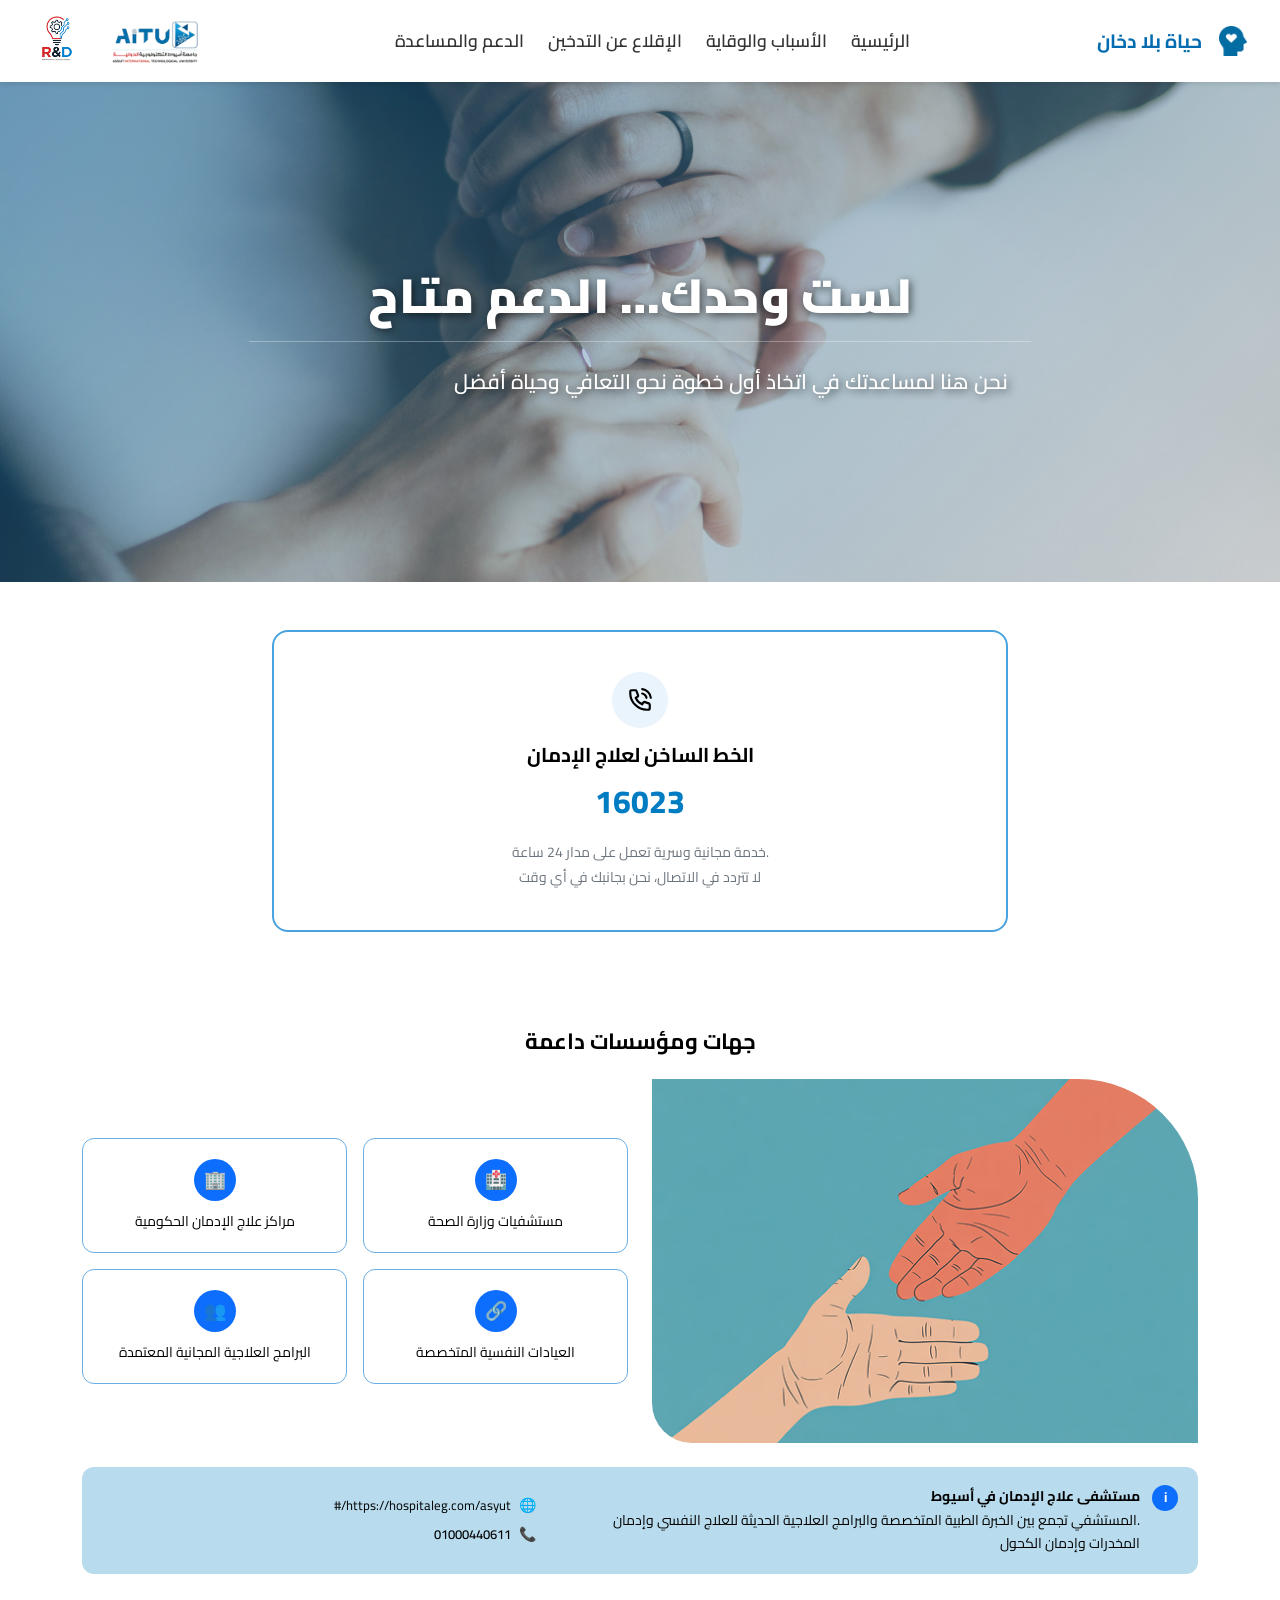
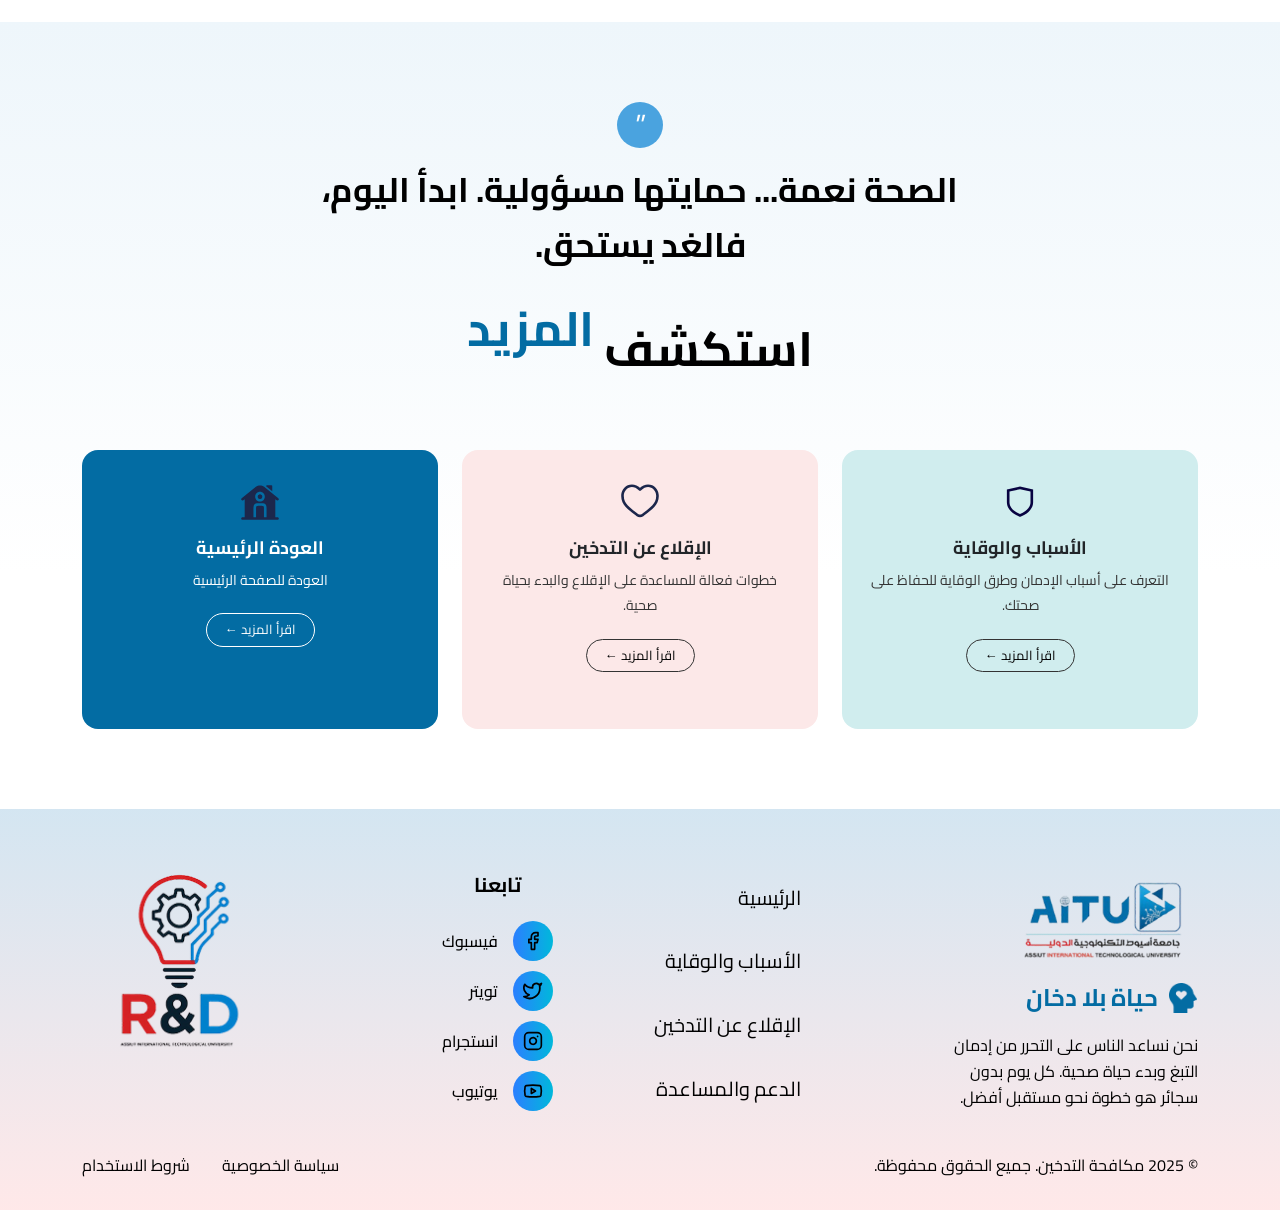
<file: pages/Support.html>
<!DOCTYPE html>
<html lang="en">

<head>
    <meta charset="UTF-8">
    <meta name="viewport" content="width=device-width, initial-scale=1.0">
    <link href="https://cdn.jsdelivr.net/npm/bootstrap@5.3.8/dist/css/bootstrap.min.css" rel="stylesheet"
        integrity="sha384-sRIl4kxILFvY47J16cr9ZwB07vP4J8+LH7qKQnuqkuIAvNWLzeN8tE5YBujZqJLB" crossorigin="anonymous">
    <link rel="stylesheet" href="../style.css">
    <title>support</title>
</head>

<body>
    <nav class="navbar">
        <div class="nav-end">
            <img src="../assets/nav_after_text_image.png" alt="Icon" class="nav-icon">
            <span class="nav-text">حياة بلا دخان</span>
        </div>
        <ul class="nav-links">
            <li><a href="../index.html">الرئيسية</a></li>
            <li><a href="./reasons.html">الأسباب والوقاية</a></li>
            <li><a href="./QuitSmoking.html">الإقلاع عن التدخين</a></li>
            <li><a href="./Support.html">الدعم والمساعدة</a></li>
        </ul>

        <div class="hamburger">
            <span></span>
            <span></span>
            <span></span>
        </div>
        <div class="nav-logos">
            <img src="../assets/aitu_logo.png" alt="AITU Logo" class="logo">
            <img src="../assets/rd_logo.png" alt="R&D Logo" class="logo">

        </div>
    </nav>

    <!-- sec 1 -->
    <section class="help-hero">
        <img src="../assets/Support/priscilla-du-preez-aPa843frIzI-unsplash (1).jpg" alt="Support" class="help-hero-bg">
        <div class="help-hero-content container-fluid px-3 px-md-5">
            <div class="row align-items-center justify-content-center h-100">
                <div class="col-12 col-md-10 col-lg-8">
                    <h1 class="mb-3 mb-md-4">لست وحدك… الدعم متاح</h1>
                    <p class="mb-0">نحن هنا لمساعدتك في اتخاذ أول خطوة نحو التعافي وحياة أفضل</p>
                </div>
            </div>
        </div>
    </section>

    <!-- sec 2 -->

    <section class="container my-5">
        <div class="row justify-content-center">
            <div class="col-lg-8">
                <div class="hotline-card text-center">

                    <div class="hotline-icon">
                        <img src="../assets/Support/phone.svg" alt="phone">
                    </div>
                    <h3>الخط الساخن لعلاج الإدمان</h3>
                    <div class="hotline-number">16023</div>
                    <p>
                        .خدمة مجانية وسرية تعمل على مدار 24 ساعة<br class="divider-line">
                        لا تتردد في الاتصال، نحن بجانبك في أي وقت
                    </p>
                </div>
            </div>
        </div>
    </section>


    <!-- sec 3 -->
    <section class="support-section py-5">
        <div class="container">

            <h3 class="section-title text-center mb-4">جهات ومؤسسات داعمة</h3>

            <div class="row align-items-center">

                <!-- Left Image -->
                <div class="col-lg-6 mb-4 mb-lg-0">
                    <div class="support-image">
                        <img src="../assets/Support/img2.png" alt="support">
                    </div>
                </div>

                <!-- Right Boxes -->
                <div class="col-lg-6">
                    <div class="row g-3">

                        <div class="col-md-6">
                            <div class="support-box">
                                <div class="icon">🏥</div>
                                <p>مستشفيات وزارة الصحة</p>
                            </div>
                        </div>

                        <div class="col-md-6">
                            <div class="support-box">
                                <div class="icon">🏢</div>
                                <p>مراكز علاج الإدمان الحكومية</p>
                            </div>
                        </div>

                        <div class="col-md-6">
                            <div class="support-box">
                                <div class="icon">🔗</div>
                                <p>العيادات النفسية المتخصصة</p>
                            </div>
                        </div>

                        <div class="col-md-6">
                            <div class="support-box">
                                <div class="icon">👥</div>
                                <p>البرامج العلاجية المجانية المعتمدة</p>
                            </div>
                        </div>

                    </div>
                </div>
            </div>

            <!-- Bottom Info Bar -->
            <div class="info-bar mt-4">
                <div class="row align-items-center">

                    <!-- Left info -->
                    <div class="col-lg-7 mb-3 mb-lg-0 d-flex align-items-start">
                        <div class="info-icon">i</div>
                        <p class="info-text">
                            <span style="font-weight: bold;">مستشفى علاج الإدمان في أسيوط</span> <br>
                            .المستشفي تجمع بين الخبرة الطبية المتخصصة والبرامج العلاجية الحديثة للعلاج النفسي وإدمان
                            المخدرات وإدمان الكحول
                        </p>
                    </div>

                    <!-- Right links -->
                    <div class="col-lg-5">
                        <div class="info-actions">

                            <div class="info-item">
                                <span class="icon">🌐</span>
                                <a href="https://hospitaleg.com/asyut/#" class="info-link">
                                    https://hospitaleg.com/asyut/#
                                </a>
                            </div>

                            <div class="info-item">
                                <span class="icon">📞</span>
                                <span class="info-phone">01000440611</span>
                            </div>

                        </div>
                    </div>

                </div>
            </div>


        </div>
    </section>


    <!-- sec4 -->
    <section class="quote-section">
        <div class="container text-center">

            <div class="quote-icon">”</div>
            <h1 class="quote-title">
                الصحة نعمة... حمايتها مسؤولية. ابدأ اليوم،<br>
                فالغد يستحق.
            </h1>

            <!-- Discover -->
            <div class="section-header text-center mb-3 mt-5">
                <h2 class="facts-title">استكشف <span class="highlight-word">المزيد</span></h2>
            </div>

            <!-- Cards -->
            <div class="row justify-content-center mt-5 g-4">

                <!-- Card 1 -->
                <div class="col-lg-4 col-md-6">
                    <div class="info-card light-blue">
                        <div class="card-icon shield"></div>
                        <h5>الأسباب والوقاية</h5>
                        <p>
                            التعرف على أسباب الإدمان
                            وطرق الوقاية للحفاظ
                            على صحتك.
                        </p>
                        <a href="./reasons.html" class="card-btn">اقرأ المزيد ←</a>
                    </div>
                </div>

                <!-- Card 2 -->
                <div class="col-lg-4 col-md-6">
                    <div class="info-card light-pink">
                        <div class="card-icon heart"></div>
                        <h5>الإقلاع عن التدخين</h5>
                        <p>
                            خطوات فعالة للمساعدة
                            على الإقلاع والبدء
                            بحياة صحية.
                        </p>
                        <a href="./QuitSmoking.html" class="card-btn">اقرأ المزيد ←</a>
                    </div>
                </div>

                <!-- Card 3 -->
                <div class="col-lg-4 col-md-6">
                    <div class="info-card dark-blue">
                        <div class="card-icon home"></div>
                        <h5>العودة الرئيسية</h5>
                        <p>
                            العودة للصفحة الرئيسية
                        </p>
                        <a href="../index.html" class="card-btn white">اقرأ المزيد ←</a>
                    </div>
                </div>

            </div>
        </div>
    </section>





    <!-- Footer -->
    <footer class="main-footer">
        <div class="container">
            <div class="row">
                <!-- Column 1: AITU Branding -->
                <div class="col-lg-3 col-md-6 mb-4 text-first">
                    <div class="d-flex justify-content-first mb-3">
                        <img src="../assets/aitu_logo.png" alt="AITU Logo" class="footer-logo" style="width: 200px;">
                    </div>
                    <div class="footer-brand mb-3 justify-content-first">
                        <img src="../assets/nav_after_text_image.png" alt="Icon" class="footer-icon">
                        <span class="footer-brand-text">حياة بلا دخان</span>
                    </div>
                    <p class="footer-desc ms-auto">نحن نساعد الناس على التحرر من إدمان التبغ وبدء حياة صحية. كل يوم بدون
                        سجائر هو خطوة نحو مستقبل أفضل.</p>
                </div>

                <!-- Column 2: Navigation -->
                <div class="col-lg-2 offset-lg-1 col-md-6 mb-4 text-center">
                    <ul class="footer-links">
                        <li><a href="../index.html">الرئيسية</a></li>
                        <li><a href="./reasons.html">الأسباب والوقاية</a></li>
                        <li><a href="./QuitSmoking.html">الإقلاع عن التدخين</a></li>
                        <li><a href="./Support.html">الدعم والمساعدة</a></li>
                    </ul>
                </div>

                <!-- Column 3: Social Media -->
                <div class="col-lg-3 col-md-6 mb-4 text-center">
                    <h3 class="footer-title mb-4">تابعنا</h3>
                    <div class="social-links">
                        <a href="#" class="social-btn">
                            <div class="social-icon facebook">
                                <img src="../assets/icon_facebook.svg" alt="Facebook">
                            </div>
                            <span class="social-label">فيسبوك</span>

                        </a>
                        <a href="#" class="social-btn">
                            <div class="social-icon twitter">
                                <img src="../assets/icon_twitter.svg" alt="Twitter">
                            </div>
                            <span class="social-label">تويتر</span>

                        </a>
                        <a href="#" class="social-btn">
                            <div class="social-icon instagram">
                                <img src="../assets/icon_instagram.svg" alt="Instagram">
                            </div>
                            <span class="social-label">انستجرام</span>

                        </a>
                        <a href="#" class="social-btn">
                            <div class="social-icon youtube">
                                <img src="../assets/icon_youtube.svg" alt="YouTube">
                            </div>
                            <span class="social-label">يوتيوب</span>

                        </a>
                    </div>
                </div>

                <!-- Column 4: R&D Logo -->
                <div class="col-lg-3 col-md-6 mb-4 text-start">
                    <img src="../assets/rd_logo.png" alt="R&D Logo" class="footer-logo-rd" style="width: 196px;">
                </div>
            </div>

            <div class="footer-bottom">
                <div class="copyright">
                    © 2025 مكافحة التدخين. جميع الحقوق محفوظة.
                </div>
                <div class="footer-bottom-links">
                    <a href="#">سياسة الخصوصية</a>
                    <a href="#">شروط الاستخدام</a>
                </div>
            </div>
        </div>
    </footer>

    <script src="../script.js"></script>
</body>

</html>
</file>
<file: style.css>
@import url('https://fonts.googleapis.com/css2?family=Cairo:wght@400;600;700&display=swap');

:root {
    --primary-blue: #036CB0;
    --gradient-start: #FF555861;
    /* Assumed RRGGBBAA or simple hex. Treating as is. */
    --text-dark: #333;
    --text-light: #fff;
}

body {
    font-family: 'Cairo', sans-serif;
    direction: rtl;
    text-align: right;
    margin: 0;
    padding: 0;
    overflow-x: hidden;
}

/* Navbar */
.navbar {
    display: flex;
    align-items: center;
    justify-content: space-between;
    padding: 1rem 2rem;
    background-color: #fff;
    box-shadow: 0 2px 5px rgba(0, 0, 0, 0.1);
    position: relative;
    z-index: 1000;
}

.nav-logos {
    display: flex;
    align-items: center;
    gap: 1rem;
}

.logo {
    height: 50px;
    object-fit: contain;
}

.nav-links {
    display: flex;
    list-style: none;
    margin: 0;
    padding: 0;
    gap: 1.5rem;
}

.nav-links li a {
    text-decoration: none;
    color: var(--text-dark);
    font-weight: 600;
    font-size: 1.1rem;
    transition: color 0.3s;
}

.nav-links li a:hover {
    color: var(--primary-blue);
}

.nav-end {
    display: flex;
    align-items: center;
    gap: 1rem;
}

.nav-text {
    font-weight: 700;
    color: var(--primary-blue);
    font-size: 1.2rem;
}

.nav-icon {
    height: 30px;
    width: 30px;
    object-fit: contain;
}

/* Hamburger Menu */
.hamburger {
    display: none;
    flex-direction: column;
    cursor: pointer;
    gap: 5px;
}

.hamburger span {
    width: 25px;
    height: 3px;
    background-color: var(--text-dark);
    transition: all 0.3s;
}

/* Hero Section */
.hero-section {
    position: relative;
    width: 100%;
    width: 100%;
    height: calc(100vh - 80px);
    max-height: 1080px;
    /* Adjust based on valid navbar height if known, approx 80px */
    min-height: 500px;
    /* Adjust as needed */
    overflow: hidden;
    color: var(--text-light);
    display: flex;
    align-items: center;
    justify-content: center;
}

.hero-image-wrapper {
    position: absolute;
    top: 0;
    left: 0;
    width: 100%;
    height: 100%;
    z-index: 1;
}

.hero-img {
    width: 100%;
    height: 100%;
    object-fit: cover;
    object-position: 50% 80%;
}

@media (max-width: 992px) {
    .hero-img {
        object-fit: cover;
    }
}

.hero-gradient {
    position: absolute;
    top: 0;
    left: 0;
    width: 100%;
    height: 100%;
    /* Gradient from bottom #FF555861 to top #036CB0 */
    /* Note: "start from bottom by color X and end at top by Y" means bottom is X, top is Y. */
    /* linear-gradient(to top, X, Y) */
    background: linear-gradient(to top, var(--gradient-start), var(--primary-blue));
    mix-blend-mode: multiply;
    /* Optional: improves visibility over image */
    opacity: 0.8;
    /* Adjust for readability */
}

.QuitSmoking-gradient {
    position: absolute;
    top: 0;
    left: 0;
    width: 100%;
    height: 100%;
    background: linear-gradient(to top, #555555, #036CA3CC);
    mix-blend-mode: normal;
    opacity: 0.6;
    /* The alpha in #FF555861 is inherent */
}

/* Override gradient to exact user spec without blend mode if preferred, 
   but overlay on image needs opacity or RGBA */
.hero-gradient {
    background: linear-gradient(to top, #FF555861, #036CB0);
    mix-blend-mode: normal;
    opacity: 0.35;
    /* The alpha in #FF555861 is inherent */
}


.hero-content {
    position: relative;
    z-index: 2;
    /* Above image and gradient */
    width: 100%;
    padding: 20px;
    transform: translateY(-50px);
}

.hero-content h1 {
    font-size: 48px;
    font-weight: 700;
    margin-bottom: 3rem;
}

.hero-text {
    font-size: 24px;
    font-weight: 400;
    line-height: 2;
    max-width: 900px;
    margin: 0 auto;
}

/* Content Section */
.content-section {
    padding: 5rem 2rem;
    background-color: #fff;
}

.section-title {
    font-size: 40px;
    font-weight: 700;
    color: #000;
    margin-bottom: 2rem;
}

.damages-list {
    list-style: none;
    padding: 0;
    margin: 0;
}

.damages-list li {
    font-size: 24px;
    font-weight: 400;
    margin-bottom: 1rem;
    display: flex;
    align-items: flex-start;
    gap: 10px;
}

.content-img {
    width: 100%;
    height: auto;
    object-fit: cover;
    box-shadow: 0 10px 20px rgba(0, 0, 0, 0.1);
}

/* Custom Border Radius */
/* "all angles except bottom-right is 100" -> TL, TR, BR, BL */
/* In CSS logical order: TL=24, TR=24, BR=100, BL=24 */
.img-radius-1 {
    border-radius: 24px 24px 100px 24px;
}

/* "reverse the angle" -> TL=24, TR=24, BR=24, BL=100 */
.img-radius-2 {
    border-radius: 100px 24px 24px 24px;
}

/* Responsive */
@media (max-width: 992px) {


    .nav-links {
        display: none;
        flex-direction: column;
        position: absolute;
        top: 100%;
        left: 0;
        width: 100%;
        background-color: #fff;
        padding: 1rem;
        box-shadow: 0 5px 5px rgba(0, 0, 0, 0.1);
        text-align: center;
    }

    .img-radius-1 {
        border-radius: 64px 100px 24px 64px;
    }

    /* "reverse the angle" -> TL=24, TR=24, BR=24, BL=100 */
    .img-radius-2 {
        border-radius: 64px 24px 64px 24px;
    }

    .nav-links.active {
        display: flex;
    }

    .hamburger {
        display: flex;
    }

    .nav-end {
        display: none;
    }

    .hero-content {
        transform: none;
        padding-top: 50px;
        /* Ensure some spacing */
    }

    .hero-content h1 {
        font-size: 32px;
        /* Scale down for mobile */
    }

    .hero-text {
        font-size: 18px;
    }
}

/* Facts Section */
.facts-section {
    padding: 5rem 2rem;

}

/* Base Title */
.facts-title {
    font-size: 48px;
    font-weight: 700;
    color: #000;
    margin-bottom: 1rem;
}

/* Highlight Word styling */
.highlight-word {
    color: #036CA3;
    display: inline-block;
    transform: translateY(-20px);
    /* Move slightly up */
}

.facts-subtitle {
    font-size: 28px;
    font-weight: 400;
    color: var(--text-dark);
    max-width: 900px;
    margin: 0 auto;
}

.fact-card {
    background: linear-gradient(to top, #0381CE, #84ACC0);
    /* Gradient Bottom #0381CE -> Top #84ACC0 */
    padding: 2rem;
    border-radius: 16px;
    box-shadow: 0 5px 15px rgba(0, 0, 0, 0.05);
    height: 100%;
    transition: transform 0.3s;
    color: #fff;
    /* White text for contrast */
    text-align: center;
    display: flex;
    flex-direction: column;
    align-items: center;
    justify-content: center;
}

.fact-card:hover {
    transform: translateY(-5px);
}

.icon-circle {
    width: 80px;
    height: 80px;
    background-color: #fff;
    border-radius: 50%;
    display: flex;
    align-items: center;
    justify-content: center;
    margin-bottom: 1.5rem;
}

.icon-circle img {
    width: 40px;
    height: 40px;
    object-fit: contain;
}

.fact-card h3 {
    font-size: 24px;
    line-height: 32px;
    font-weight: 700;
    margin-bottom: 0.5rem;
}

.fact-card p {
    font-size: 16px;
    line-height: 28px;
    font-weight: 400;
    margin: 0;
}

/* Explore Section */
.explore-section {
    padding: 5rem 2rem;
    background-color: #fff;
}

.explore-card {
    padding: 2rem;
    border-radius: 12px;
    box-shadow: 0 4px 12px rgba(0, 0, 0, 0.05);
    height: 100%;
    transition: transform 0.3s;
    text-align: center;
    border: none;
}

.explore-card:hover {
    transform: translateY(-5px);
}

/* Specific Background Colors */
.card-support {
    background-color: #F8D0D0;
}

.card-support.blue-bg {
    background-color: #036CA3;
    color: white;
}

.card-support.blue-bg h3,
.card-support.blue-bg p,
.card-support.blue-bg a {
    color: white;
}

.explore-card.red-bg a {
    border: 1px solid #000000;

}

.explore-card.green-bg {
    background-color: #D0EDEE;
}

.explore-card.green-bg a {
    border: 1px solid #000000;

}

.card-quit {
    background-color: #F9EDD0;
}

.card-quit.red-bg {
    background-color: #FCE8E8;
}

.card-prevention {
    background-color: #D0EDEE;
}



.explore-icon-wrapper {
    margin-bottom: 1.5rem;
    display: flex;
    justify-content: center;
}

.explore-icon-wrapper img {
    width: 40px;
    height: 40px;
}

.explore-card h3 {
    font-size: 24px;
    line-height: 24px;
    font-weight: 600;
    color: #101828;
    margin-bottom: 1rem;
}

.explore-card p {
    font-size: 16px;
    line-height: 26px;
    font-weight: 400;
    color: #101828;
    margin-bottom: 1.5rem;
    min-height: 52px;
    /* Ensure alignment */
}

.btn-read-more {
    display: inline-block;
    color: var(--primary-blue);
    border: 1px solid #ffffff;
    width: 100%;
    padding: 10px;
    border-radius: 24px;
    font-weight: 600;
    text-decoration: none;
    font-size: 16px;
}

.btn-read-more:hover {
    text-decoration: underline;
}


.main-footer {
    background: linear-gradient(to top, hwb(359 33% 0% / 0.133), hsla(204, 97%, 35%, 0.171));
    /* Same as Hero */
    color: #000;
    padding: 4rem 2rem 2rem;
    margin-top: 0;
    display: flex;
    flex-direction: column;
    align-items: center;
    justify-content: space-between;
}

.footer-logo {
    display: block;
    object-fit: contain;
}

.footer-brand {
    display: flex;
    align-items: center;
    gap: 10px;
}

.footer-icon {
    width: 30px;
    height: 30px;
    object-fit: contain;
}

.footer-brand-text {
    font-size: 24px;
    font-weight: 700;
    color: #036CA3;
}

.footer-desc {
    font-size: 16px;
    line-height: 26px;
    font-weight: 400;
    margin-top: 1rem;

}

.footer-title {
    font-size: 20px;
    font-weight: 700;
    margin-bottom: 1.5rem;
}

.footer-links {
    list-style: none;
    padding: 0;
    margin: 0;
    line-height: 50px;
    text-align: right;
    margin-right: 7rem;
    width: 100%;
}

.footer-links li {
    margin-bottom: 0.8rem;
}

.footer-links a {
    color: #000;
    text-decoration: none;
    font-size: 20px;
    font-weight: 400;
    transition: opacity 0.3s;
}

.footer-links a:hover {
    opacity: 0.8;
}

/* Social Buttons */
.social-links {
    display: flex;
    flex-direction: column;
    gap: 10px;
    width: fit-content;
    margin: 0 auto;
    /* Center the block horizontally */
    align-items: flex-start;
    /* Align buttons to the start of the block */
}

.social-btn {
    display: flex;
    align-items: center;
    gap: 15px;
    text-decoration: none;
    color: #000;
}

.social-label {
    font-size: 16px;
    font-weight: 500;
}

.social-icon {
    width: 40px;
    height: 40px;
    border-radius: 50%;
    /* Gradient Left #2B7FFF -> Right #00B8DB */
    background: linear-gradient(to right, #2B7FFF, #00B8DB);
    display: flex;
    align-items: center;
    justify-content: center;
    transition: transform 0.3s;
}

.social-icon img {
    width: 20px;
    height: 20px;
}

.social-btn:hover .social-icon {
    transform: scale(1.1);
}

.footer-logo-rd {
    object-fit: contain;
}

.footer-divider {
    border-color: rgba(255, 255, 255, 0.2);
    margin: 3rem 0 1.5rem;
}

.footer-bottom {
    display: flex;
    justify-content: space-between;
    align-items: center;
    flex-wrap: wrap;
    gap: 1rem;
    font-size: 16px;
    font-weight: 400;
    line-height: 26px;
}

.footer-bottom-links {
    display: flex;
    gap: 2rem;
}

.footer-bottom-links a {
    color: #000;
    text-decoration: none;
}

@media (max-width: 991px) {
    .main-footer {
        text-align: center !important;
    }

    .main-footer .col-lg-3,
    .main-footer .col-lg-2,
    .main-footer .col-md-6 {
        text-align: center !important;
        align-items: center !important;
    }

    .d-flex,
    .footer-brand,
    .social-links {
        justify-content: center !important;
        width: 100% !important;
    }

    .footer-desc {
        margin-left: auto !important;
        margin-right: auto !important;
    }

    .footer-links {
        margin-right: 0 !important;
        text-align: center !important;
    }

    .social-links {
        margin: 0 auto !important;
        align-items: flex-start !important;
        width: fit-content !important;
    }

    .footer-bottom {
        flex-direction: column-reverse;
        text-align: center;
    }
}


.blue-button {
    /* background-color: #036CA3; */

    background: #036CA3;
    border-radius: 16px;
    padding: 16px;
    gap: 8px;
    opacity: 1;
    color: white;
    border: none;
}

.steps-section {
    padding: 2.5rem 0rem;
}

.steps-container {
    gap: 1rem 0px;
}

/* Step Cards Styling */
.step-card {
    position: relative;
    background: #ffffff;
    border-radius: 16px;
    padding: 2rem;
    box-shadow: 0 1px 5px -1px rgba(0, 0, 0, 0.2);
    transition: all 0.3s ease;
    height: 200px;
    display: flex;
    flex-direction: column;
    overflow: visible;
    margin-top: 30px;
}

.step-card:hover {
    transform: translateY(-8px);
    box-shadow: 0 8px 25px rgba(3, 108, 163, 0.15);
}

/* Step Number Badge */
.step-number {
    position: absolute;
    top: -22.5px;
    right: 0;
    background: #036CA3;
    color: white;
    width: 45px;
    height: 45px;
    border-radius: 50%;
    display: flex;
    align-items: center;
    justify-content: center;
    font-size: 16px;
    font-weight: 400;
    z-index: 1;
}

.btn1 {
    background-color: #036CB0;
    color: white;
    border: none;
    border-radius: 9px;
    height: 45px;
    width: 200px;
}

.btn2 {
    background-color: white;
    color: black;
    border: none;
    border-radius: 9px;
    height: 45px;
    width: 160px;
    margin-right: 25px;
}

/* Step Header (Icon + Title) */
.step-header {
    display: flex;
    align-items: center;

    gap: 1rem;
    margin-bottom: 1rem;
    flex-direction: row-reverse;
    /* Icon on right for RTL */
    text-align: right;
}

/* Step Icon */
.step-icon {
    width: 50px;
    height: 50px;
    background: #E0F5F1;
    border-radius: 12px;
    display: flex;
    align-items: center;
    justify-content: center;
    flex-shrink: 0;
}

.step-icon img {
    width: 28px;
    height: 28px;
    object-fit: contain;
}

/* Step Title */
.step-title {
    font-size: 22px;
    font-weight: 700;
    color: #101828;
    margin: 0;
    text-align: right;
    flex: 1;
}

/* Step Description */
.step-description {
    font-size: 16px;
    line-height: 1.8;
    color: #475467;
    margin: 0;
    text-align: right;
    flex-grow: 1;
}

/* Responsive adjustments */
@media (max-width: 768px) {
    .steps-section {

        padding: 3rem 1rem;

    }

    .step-card {
        padding: 1.5rem;
    }

    .step-number {

        right: -15px;
    }

    .step-title {
        font-size: 20px;
    }

    .step-description {
        font-size: 15px;
    }

    .step-icon {
        width: 45px;
        height: 45px;
    }

    .step-icon img {
        width: 24px;
        height: 24px;
    }
}

/* Challenges Section */
.challenges-section {
    background: linear-gradient(to top, #E0EEFC, #F6FFFE);
    padding: 2rem 8rem;
}

.challenges-title {
    font-size: 32px;
    font-weight: 600;
    color: #101828;
    margin-bottom: 1rem;
    text-align: right;
}

.challenges-subtitle {
    font-size: 20px;
    font-weight: 400;
    color: #475467;
    text-align: right;
    margin-bottom: 0;
}

/* Challenges Box */
.challenges-box {
    background: #FFFFFF;
    border-radius: 16px;
    border-right: 4px solid #036CA3;
    padding: 2.5rem;
    box-shadow: 0 2px 10px rgba(0, 0, 0, 0.08);
    gap: 1rem;
}

/* Challenges List */
.challenges-list {
    list-style: none;
    padding: 0;
    margin: 0;
    direction: rtl;
    display: flex;
    flex-direction: column;
    align-items: start;
}

.challenges-list li {
    display: flex;
    align-items: center;
    gap: 1rem;
    margin-bottom: 1.25rem;
    text-align: right;
}

.challenges-list li:last-child {
    margin-bottom: 0;
}

.challenge-bullet {
    flex-shrink: 0;
}

.challenges-list li span {
    font-size: 18px;
    font-weight: 400;
    color: #475467;
    line-height: 1.6;
}

.blue-box {
    background: #F4F9FF;
    padding: 16px;
    border-radius: 24px;
}

.blue-box-header {
    font-size: 32px;
    font-weight: 400;
    color: #101828;
    margin-bottom: 0.5rem;
}

.blue-box-text {
    font-size: 16px;
    font-weight: 400;
    color: #475467;
    margin-bottom: 0;
}

/* Benefits Grid Section */
.benefits-grid-section {
    padding: 4rem 0;
    background: #FFFFFF;
}

.benefits-image {
    width: 100%;
    height: auto;
    border-radius: 20px;
    object-fit: cover;
}

.benefits-grid-title {
    font-size: 32px;
    font-weight: 600;
    color: #101828;
    margin-bottom: 1rem;
    text-align: right;
}

.benefits-grid-subtitle {
    font-size: 18px;
    font-weight: 400;
    color: #475467;
    text-align: right;
    margin-bottom: 0;
}

.benefits-boxes-container {
    display: flex;
    flex-direction: column;
    gap: 1.5rem;
}

.benefit-item {
    background: #F6F7F8;
    border-right: 4px solid #036CA3;
    border-radius: 16px;
    padding: 1.5rem 2rem;
    display: flex;
    align-items: center;
    gap: 1rem;
    box-shadow: 0 2px 8px rgba(0, 0, 0, 0.06);
    transition: all 0.3s ease;
}

.benefit-item:hover {
    box-shadow: 0 4px 12px rgba(3, 108, 163, 0.12);
    transform: translateX(-5px);
}

.benefit-icon {
    width: 28px;
    height: 28px;
    flex-shrink: 0;
}

.benefit-text {
    font-size: 18px;
    font-weight: 500;
    color: #101828;
    text-align: right;
    flex: 1;
}

/* Responsive Benefits Grid Section */
@media (max-width: 992px) {
    .benefits-grid-section {
        padding: 3rem 0;
    }

    .benefits-image {
        margin-bottom: 2rem;
    }

    .benefit-item {
        padding: 1.25rem 1.5rem;
    }

    .benefit-icon {
        width: 40px;
        height: 40px;
    }

    .benefit-text {
        font-size: 16px;
    }
}

/* Motivation Section */
.motivation-section {
    padding: 4rem 0;
    background: transparent;
}

.motivation-box {
    background: linear-gradient(90deg, #036CA3 0%, #356E8B 50%, #DFF4FF 100%);
    border-radius: 24px;
    padding: 4rem 3rem;
    text-align: center;
    display: flex;
    flex-direction: column;
    align-items: center;
    gap: 1.5rem;
}

.motivation-icon {
    margin-bottom: 1rem;
}

.motivation-title {
    font-size: 28px;
    font-weight: 700;
    color: #FFFFFF;
    margin: 0;
    max-width: 800px;
    line-height: 1.4;
}

.motivation-text {
    font-size: 18px;
    font-weight: 400;
    color: rgba(255, 255, 255, 0.85);
    margin: 0;
    max-width: 700px;
    line-height: 1.6;
}

/* Responsive Motivation Section */
@media (max-width: 768px) {
    .motivation-section {
        padding: 3rem 0;
    }

    .motivation-box {
        padding: 3rem 2rem;
        gap: 1rem;
    }

    .motivation-icon svg {
        width: 48px;
        height: 48px;
    }

    .motivation-title {
        font-size: 24px;
    }

    .motivation-text {
        font-size: 16px;
    }
}

/* Responsive Challenges Section */
@media (max-width: 768px) {
    .challenges-section {
        padding: 3rem 1rem;
    }

    .challenges-title {
        font-size: 32px;
    }

    .challenges-subtitle {
        font-size: 18px;
    }

    .challenges-box {
        padding: 1.5rem;
    }
}

/* صفحه المساعده */
/* Help Hero Section */
.help-hero {
    position: relative;
    width: 100%;
    height: 500px;
    display: flex;
    align-items: center;
    justify-content: center;
    overflow: hidden;
    background: linear-gradient(135deg, #036CB0 0%, #D7D7D7 100%);
    min-height: 400px;
}

.help-hero::before {
    content: '';
    position: absolute;
    top: 0;
    left: 0;
    width: 100%;
    height: 100%;
    background-color: transparent;
    z-index: 1;
}

.help-hero-bg {
    position: absolute;
    top: 0;
    left: 0;
    width: 100%;
    height: 100%;
    object-fit: cover;
    z-index: 0;
    opacity: 0.6;
}

.help-hero-content {
    position: relative;
    z-index: 2;
    text-align: center;
    color: white;
    padding: 2rem;
    text-shadow: 2px 2px 8px rgba(0, 0, 0, 0.6);
}

.help-hero-content h1 {
    font-size: 3rem;
    font-weight: 900;
    margin: 0 0 1.5rem 0;
    letter-spacing: 0.5px;
    padding-bottom: 1rem;
    border-bottom: 1px solid rgba(255, 255, 255, 0.3);
}

.help-hero-content p {
    font-size: 1.3rem;
    font-weight: 600;
    margin: 0;
    max-width: 600px;
}

/* Mobile Responsive */
@media (max-width: 768px) {
    .help-hero {
        height: 350px;
        min-height: 300px;
    }

    .help-hero-content h1 {
        font-size: 1.8rem;
        margin: 0 0 1rem 0;
        padding-bottom: 0.8rem;
    }

    .help-hero-content p {
        font-size: 1rem;
    }
}

@media (max-width: 480px) {
    .help-hero {
        height: 300px;
        min-height: 250px;
    }

    .help-hero-content {
        padding: 1rem;
    }

    .help-hero-content h1 {
        font-size: 1.4rem;
        margin: 0 0 0.8rem 0;
        padding-bottom: 0.6rem;
    }

    .help-hero-content p {
        font-size: 0.9rem;
    }
}

.hotline-card {
    background: #ffffff;
    border: 2px solid #4aa3df;
    border-radius: 16px;
    padding: 40px 30px;
    box-shadow: 0 0 0 transparent;
    transition: all 0.3s ease;
    cursor: pointer;
}

.hotline-card:hover {
    transform: translateY(-8px);
    box-shadow: 0 8px 20px rgba(74, 163, 223, 0.3);
    border-color: #036CB0;
}

.hotline-icon {
    width: 56px;
    height: 56px;
    margin: 0 auto 15px;
    border-radius: 50%;
    background: #eaf4fc;
    display: flex;
    align-items: center;
    justify-content: center;
}

.hotline-icon img {
    width: 26px;
    height: 26px;
}

.hotline-card h3 {
    font-size: 20px;
    font-weight: 700;
    color: #000;
    margin-bottom: 10px;
}

.hotline-number {
    font-size: 32px;
    font-weight: 800;
    color: #007cc3;
    margin: 10px 0 15px;
}

.hotline-card p {
    font-size: 14px;
    color: #6c757d;
    line-height: 1.8;
    margin: 0;
}

.divider-line {
    display: block;
    border-bottom: 2px solid #555555;
    margin: 10px 0;
}

/* sec3 */
.support-section {
    direction: rtl;
}

.support-section {
    background: #fff;
}

.section-title {
    font-size: 22px;
    font-weight: 700;
    color: #000;
}

.support-image {
    background: #5fb1be;
    border-radius: 0px 120px 0px 40px;
    overflow: hidden;
    height: 100%;
}

.support-image img {
    width: 100%;
    height: 100%;
    object-fit: cover;
    display: block;
}


/* Support boxes */
.support-box {
    border: 1.5px solid #6aaee6;
    border-radius: 12px;
    padding: 20px 15px;
    text-align: center;
    height: 100%;
    background: #fff;
    transition: all 0.3s ease;
    cursor: pointer;
}

.support-box:hover {
    transform: translateY(-8px);
    box-shadow: 0 8px 20px rgba(106, 174, 230, 0.4);
    border-color: #036CB0;
}

.support-box .icon {
    width: 42px;
    height: 42px;
    border-radius: 50%;
    background: #0d6efd;
    color: #fff;
    display: flex;
    align-items: center;
    justify-content: center;
    margin: 0 auto 10px;
    font-size: 18px;
}

.support-box p {
    font-size: 14px;
    color: #000;
    margin: 0;
}

/* Bottom bar */
.info-bar {
    background: #b8dced;
    border-radius: 12px;
    padding: 18px 20px;
}

.info-icon {
    width: 26px;
    height: 26px;
    border-radius: 50%;
    background: #0d6efd;
    color: #fff;
    font-size: 14px;
    font-weight: 700;
    display: flex;
    align-items: center;
    justify-content: center;
    margin-left: 12px;
    flex-shrink: 0;
}

.info-text {
    font-size: 14px;
    color: #000;
    margin: 0;
    line-height: 1.7;
}

.info-actions {
    display: flex;
    flex-direction: column;
    gap: 8px;
}

.info-item {
    display: flex;
    align-items: center;
    gap: 8px;
    font-size: 13px;
}

.info-item .icon {
    font-size: 14px;
}

.info-link {
    color: #000;
    text-decoration: none;
}

.info-phone {
    font-weight: 600;
    color: #000;
}

/* sec4 */

.quote-section {
    background: linear-gradient(to bottom, #eef6fb 0%, #ffffff 70%);
    padding: 80px 0;
    /* direction: rtl; */
}

/* Quote Icon */
.quote-icon {
    width: 46px;
    height: 46px;
    margin: 0 auto 15px;
    border-radius: 50%;
    background: #4aa3df;
    color: #fff;
    font-size: 30px;
    line-height: 46px;
}

/* Title */
.quote-title {
    font-size: 34px;
    font-weight: 700;
    color: #000;
    line-height: 1.6;
    margin-bottom: 25px;
}

/* Discover */
.discover-text {
    font-size: 20px;
    font-weight: 600;
    color: #000;
}

.discover-text span {
    color: #007cc3;
}

/* Cards */
.info-card {
    border-radius: 16px;
    padding: 30px 25px;
    text-align: center;
    width: 100%;
    max-width: 416px;
    height: 279px;
    margin: 0 auto;
}

.info-card h5 {
    font-size: 18px;
    font-weight: 700;
    margin: 15px 0 10px;

}

.info-card p {
    font-size: 14px;
    line-height: 1.8;
    color: #333;
    margin-bottom: 20px;
}

/* Card colors */
.light-blue {
    background: #D0EDEE;
}

.light-pink {
    background: #FCE8E8;
}

.dark-blue {
    background: #036CA3;
    color: #fff;
}

.dark-blue p,
.dark-blue h5 {
    color: #fff;
}

/* Icons */
.card-icon {
    width: 42px;
    height: 42px;
    margin: 0 auto;
    background-repeat: no-repeat;
    background-position: center;
    background-size: contain;
}

.card-icon.shield {
    background-image: url("assets/Support/security.svg");
}

.card-icon.heart {
    background-image: url("assets/Support/heart.svg");
}

.card-icon.home {
    background-image: url("assets/Support/home.svg");
}

/* Button */
.card-btn {
    display: inline-block;
    padding: 6px 18px;
    border: 1px solid #333;
    border-radius: 20px;
    font-size: 13px;
    color: #000;
    text-decoration: none;
}

.card-btn.white {
    border-color: #fff;
    color: #fff;
}

.card-btn:hover {
    background: #036CB0;
    color: #fff;
    border-color: #036CB0;
}

.info-card {
    transition: all 0.35s ease;
    cursor: pointer;
}

.info-card:hover {
    transform: translateY(-10px);
    box-shadow: 0 18px 40px rgba(0, 0, 0, 0.12);
}

/* Hover للزر */
.info-card:hover .card-btn {
    background: #007cc3;
    color: #fff;
    border-color: #007cc3;
}

/* كارد اللون الداكن */
.dark-blue:hover {
    box-shadow: 0 18px 40px rgba(10, 103, 152, 0.45);
}

.dark-blue:hover .card-btn {
    background: #fff;
    color: #0a6798;
}
</file>
<file: styles.css>
@import url('https://fonts.googleapis.com/css2?family=Cairo:wght@400;600;700&display=swap');

:root {
    --primary-blue: #036CB0;
    --gradient-start: #FF555861;
    /* Assumed RRGGBBAA or simple hex. Treating as is. */
    --text-dark: #333;
    --text-light: #fff;
}

body {
    font-family: 'Cairo', sans-serif;
    direction: rtl;
    text-align: right;
    margin: 0;
    padding: 0;
    overflow-x: hidden;
}

/* Navbar */
.navbar {
    display: flex;
    align-items: center;
    justify-content: space-between;
    padding: 1rem 2rem;
    background-color: #fff;
    box-shadow: 0 2px 5px rgba(0, 0, 0, 0.1);
    position: relative;
    z-index: 1000;
}

.nav-logos {
    display: flex;
    align-items: center;
    gap: 1rem;
}

.logo {
    height: 50px;
    object-fit: contain;
}

.nav-links {
    display: flex;
    list-style: none;
    margin: 0;
    padding: 0;
    gap: 1.5rem;
}

.nav-links li a {
    text-decoration: none;
    color: var(--text-dark);
    font-weight: 600;
    font-size: 1.1rem;
    transition: color 0.3s;
}

.nav-links li a:hover {
    color: var(--primary-blue);
}

.nav-end {
    display: flex;
    align-items: center;
    gap: 1rem;
}

.nav-text {
    font-weight: 700;
    color: var(--primary-blue);
    font-size: 1.2rem;
}

.nav-icon {
    height: 30px;
    width: 30px;
    object-fit: contain;
}

/* Hamburger Menu */
.hamburger {
    display: none;
    flex-direction: column;
    cursor: pointer;
    gap: 5px;
}

.hamburger span {
    width: 25px;
    height: 3px;
    background-color: var(--text-dark);
    transition: all 0.3s;
}

/* Hero Section */
.hero-section {
    position: relative;
    width: 100%;
    height: calc(100vh - 80px);
    /* Adjust based on valid navbar height if known, approx 80px */
    min-height: 500px;
    /* Adjust as needed */
    overflow: hidden;
    color: var(--text-light);
    display: flex;
    align-items: center;
    justify-content: center;
}

.hero-image-wrapper {
    position: absolute;
    top: 0;
    left: 0;
    width: 100%;
    height: 100%;
    z-index: 1;
}

.hero-img {
    width: 100%;
    height: 100%;
    object-fit: cover;
}

.hero-gradient {
    position: absolute;
    top: 0;
    left: 0;
    width: 100%;
    height: 100%;
    /* Gradient from bottom #FF555861 to top #036CB0 */
    /* Note: "start from bottom by color X and end at top by Y" means bottom is X, top is Y. */
    /* linear-gradient(to top, X, Y) */
    background: linear-gradient(to top, var(--gradient-start), var(--primary-blue));
    mix-blend-mode: multiply;
    /* Optional: improves visibility over image */
    opacity: 0.8;
    /* Adjust for readability */
}

/* Override gradient to exact user spec without blend mode if preferred, 
   but overlay on image needs opacity or RGBA */
.hero-gradient {
    background: linear-gradient(to top, #FF555861, #036CB0);
    mix-blend-mode: normal;
    opacity: 0.35;
    /* The alpha in #FF555861 is inherent */
}


.hero-content {
    position: relative;
    z-index: 2;
    /* Above image and gradient */
    width: 100%;
    padding: 20px;
    transform: translateY(-50px);
}

.hero-content h1 {
    font-size: 48px;
    font-weight: 700;
    margin-bottom: 3rem;
}

.hero-text {
    font-size: 24px;
    font-weight: 400;
    line-height: 2;
    max-width: 900px;
    margin: 0 auto;
}

/* Content Section */
.content-section {
    padding: 5rem 2rem;
    background-color: #fff;
}

.section-title {
    font-size: 40px;
    font-weight: 700;
    color: #000;
    margin-bottom: 2rem;
}

.damages-list {
    list-style: none;
    padding: 0;
    margin: 0;
}

.damages-list li {
    font-size: 24px;
    font-weight: 400;
    margin-bottom: 1rem;
    display: flex;
    align-items: flex-start;
    gap: 10px;
}

.content-img {
    width: 100%;
    height: auto;
    object-fit: cover;
    box-shadow: 0 10px 20px rgba(0, 0, 0, 0.1);
}

/* Custom Border Radius */
/* "all angles except bottom-right is 100" -> TL, TR, BR, BL */
/* In CSS logical order: TL=24, TR=24, BR=100, BL=24 */
.img-radius-1 {
    border-radius: 24px 24px 100px 24px;
}

/* "reverse the angle" -> TL=24, TR=24, BR=24, BL=100 */
.img-radius-2 {
    border-radius: 100px 24px 24px 24px;
}

/* Responsive */
@media (max-width: 992px) {


    .nav-links {
        display: none;
        flex-direction: column;
        position: absolute;
        top: 100%;
        left: 0;
        width: 100%;
        background-color: #fff;
        padding: 1rem;
        box-shadow: 0 5px 5px rgba(0, 0, 0, 0.1);
        text-align: center;
    }

    .img-radius-1 {
        border-radius: 64px 100px 24px 64px;
    }

    /* "reverse the angle" -> TL=24, TR=24, BR=24, BL=100 */
    .img-radius-2 {
        border-radius: 64px 24px 64px 24px;
    }

    .nav-links.active {
        display: flex;
    }

    .hamburger {
        display: flex;
    }

    .nav-end {
        display: none;
    }

    .hero-content {
        transform: none;
        padding-top: 50px;
        /* Ensure some spacing */
    }

    .hero-content h1 {
        font-size: 32px;
        /* Scale down for mobile */
    }

    .hero-text {
        font-size: 18px;
    }
}

/* Facts Section */
.facts-section {
    padding: 5rem 2rem;

}

/* Base Title */
.facts-title {
    font-size: 48px;
    font-weight: 700;
    color: #000;
    margin-bottom: 1rem;
}

/* Highlight Word styling */
.highlight-word {
    color: #036CA3;
    display: inline-block;
    transform: translateY(-20px);
    /* Move slightly up */
}

.facts-subtitle {
    font-size: 28px;
    font-weight: 400;
    color: var(--text-dark);
    max-width: 900px;
    margin: 0 auto;
}

.fact-card {
    background: linear-gradient(to top, #0381CE, #84ACC0);
    /* Gradient Bottom #0381CE -> Top #84ACC0 */
    padding: 2rem;
    border-radius: 16px;
    box-shadow: 0 5px 15px rgba(0, 0, 0, 0.05);
    height: 100%;
    transition: transform 0.3s;
    color: #fff;
    /* White text for contrast */
    text-align: center;
    display: flex;
    flex-direction: column;
    align-items: center;
    justify-content: center;
}

.fact-card:hover {
    transform: translateY(-5px);
}

.icon-circle {
    width: 80px;
    height: 80px;
    background-color: #fff;
    border-radius: 50%;
    display: flex;
    align-items: center;
    justify-content: center;
    margin-bottom: 1.5rem;
}

.icon-circle img {
    width: 40px;
    height: 40px;
    object-fit: contain;
}

.fact-card h3 {
    font-size: 24px;
    line-height: 32px;
    font-weight: 700;
    margin-bottom: 0.5rem;
}

.card-shadow {
    box-shadow: 0 4px 8px rgba(0, 0, 0, 0.1);
    border: none;
    height: 170px;
    width: 325px;
    border-radius: 10px;
    padding-top: 32px;
    padding-bottom: 32px;

    margin-right: 120px;

    background-color: #f5f7f8d7;


}

.how-to-protect-item {
    border: solid;
    border-left: 6px;
    border-top: none;
    border-bottom: none;
    padding-right: 24px;
    padding-left: 24px;
    border-color: rgba(3, 129, 206, 1);
    background-color: rgba(255, 255, 255, 1);
    width: 700px;
    height: 46px;
    padding-top: 10px;
    padding-bottom: 10px;
    border-radius: 10px;
}


.cont5 {
    margin: auto;
    width: 100%;
    padding: 20px;
    background-color: rgba(252, 252, 252, 1);
    display: flex;
    justify-content: space-between;
    align-items: center;
}

.cont1 {
    width: 100%;
    text-align: center;
    background: linear-gradient(to bottom, #E0EEFC, #F2F7FD, #FEFEFE);
    padding: 3rem 2rem;
    min-height: 400px;
}


.cont1 h4 {
    font-size: 32px;
    font-weight: 500;
    margin-bottom: 1rem;
}

.cont1 p.lead {
    font-size: 24px;
    margin-bottom: 2rem;
}

.cards-wrapper {
    display: flex;
    justify-content: center;
    align-items: center;
    gap: 16px;
    flex-wrap: nowrap;
}

.pp {
    border-radius: 16px;
    border: none;
    height: 244px;
    width: 300px;
    display: flex;
    gap: 8px;
    flex-direction: column;
    padding-top: 32px;
    align-items: center;
    justify-content: start;
    text-align: center;
    background-color: #F0F2FE !important;
}

.pp .img19 {
    margin-right: 0;
}

.pp .card-title,
.pp .card-text {
    text-align: center;
}



.cont7 {
    margin-top: 70px;
}

.img11 {
    margin-top: -50px;
    width: 52.519893646240234px;
}

.img19 {
    margin-right: 130px;
    width: 36px;
    height: 36px;
    margin-top: 30px;
}

.img9 {
    width: 40px;
    height: 42px;
    margin-right: 140px;
}

.img7 {

    width: 568;
    height: 450;
    border-radius: 24px;

}

.img8 {
    width: 28px;
    height: 28px;
    margin-left: 20px;
}

.div2 {
    margin: auto;
    margin-bottom: 50px;
    background-color: #A7D2E8;
    width: 75%;
    text-align: right;
    border-radius: 10px;
    padding: 30px;
}

.fact-card p {
    font-size: 16px;
    line-height: 28px;
    font-weight: 400;
    margin: 0;
}

/* Explore Section */
.explore-section {
    padding: 5rem 2rem;
    background-color: #fff;
}

.explore-card {
    padding: 2rem;
    border-radius: 12px;
    box-shadow: 0 4px 12px rgba(0, 0, 0, 0.05);
    height: 100%;
    transition: transform 0.3s;
    text-align: center;
    border: none;
}

.explore-card:hover {
    transform: translateY(-5px);
}

/* Specific Background Colors */
.card-support {
    background-color: #F8D0D0;

}

.card-quit {
    background-color: #036CB0;

}

.card-prevention {
    background-color: #D0EDEE;

}

.explore-icon-wrapper {
    margin-bottom: 1.5rem;
    display: flex;
    justify-content: center;
}

.explore-icon-wrapper img {
    width: 40px;
    height: 40px;
}

.explore-card h3 {
    font-size: 24px;
    line-height: 24px;
    font-weight: 600;
    color: #101828;
    margin-bottom: 1rem;
}

.explore-card p {
    font-size: 16px;
    line-height: 26px;
    font-weight: 400;
    color: #101828;
    margin-bottom: 1.5rem;
    min-height: 52px;
    /* Ensure alignment */
}

.btn-read-more {
    display: inline-block;
    color: var(--primary-blue);
    font-weight: 600;
    text-decoration: none;
    font-size: 16px;
}

.btn-read-more:hover {
    text-decoration: underline;
}


.main-footer {
    background: linear-gradient(to top, hwb(359 33% 0% / 0.133), hsla(204, 97%, 35%, 0.171));
    /* Same as Hero */
    color: #000;
    padding: 4rem 2rem 2rem;
    margin-top: 0;
    display: flex;
    flex-direction: column;
    align-items: center;
    justify-content: space-between;
}

.footer-logo {
    display: block;
    object-fit: contain;
}

.footer-brand {
    display: flex;
    align-items: center;
    gap: 10px;
}

.footer-icon {
    width: 30px;
    height: 30px;
    object-fit: contain;
}

.footer-brand-text {
    font-size: 24px;
    font-weight: 700;
    color: #036CA3;
}

.footer-desc {
    font-size: 16px;
    line-height: 26px;
    font-weight: 400;
    margin-top: 1rem;

}

.footer-title {
    font-size: 20px;
    font-weight: 700;
    margin-bottom: 1.5rem;
}

.footer-links {
    list-style: none;
    padding: 0;
    margin: 0;
    line-height: 50px;
    text-align: right;
    margin-right: 7rem;
    width: 100%;
}

.footer-links li {
    margin-bottom: 0.8rem;
}

.footer-links a {
    color: #000;
    text-decoration: none;
    font-size: 20px;
    font-weight: 400;
    transition: opacity 0.3s;
}

.footer-links a:hover {
    opacity: 0.8;
}



.btn1 {
    background-color: #036CB0;
    color: white;
    border: none;
    border-radius: 9px;
    height: 45px;
    width: 200px;
}

.btn2 {
    background-color: white;
    color: black;
    border: none;
    border-radius: 9px;
    height: 45px;
    width: 160px;
    margin-right: 25px;
}

/* Social Buttons */
.social-links {
    display: flex;
    flex-direction: column;
    gap: 10px;
    width: fit-content;
    margin: 0 auto;
    /* Center the block horizontally */
    align-items: flex-start;
    /* Align buttons to the start of the block */
}

.social-btn {
    display: flex;
    align-items: center;
    gap: 15px;
    text-decoration: none;
    color: #000;
}

.social-label {
    font-size: 16px;
    font-weight: 500;
}

.social-icon {
    width: 40px;
    height: 40px;
    border-radius: 50%;
    /* Gradient Left #2B7FFF -> Right #00B8DB */
    background: linear-gradient(to right, #2B7FFF, #00B8DB);
    display: flex;
    align-items: center;
    justify-content: center;
    transition: transform 0.3s;
}

.social-icon img {
    width: 20px;
    height: 20px;
}

.social-btn:hover .social-icon {
    transform: scale(1.1);
}

.footer-logo-rd {
    object-fit: contain;
}

.footer-divider {
    border-color: rgba(255, 255, 255, 0.2);
    margin: 3rem 0 1.5rem;
}

.footer-bottom {
    display: flex;
    justify-content: space-between;
    align-items: center;
    flex-wrap: wrap;
    gap: 1rem;
    font-size: 16px;
    font-weight: 400;
    line-height: 26px;
}

.footer-bottom-links {
    display: flex;
    gap: 2rem;
}

.footer-bottom-links a {
    color: #000;
    text-decoration: none;
}

@media (max-width: 991px) {
    .main-footer {
        text-align: center !important;
    }

    .main-footer .col-lg-3,
    .main-footer .col-lg-2,
    .main-footer .col-md-6 {
        text-align: center !important;
        align-items: center !important;
    }

    .d-flex,
    .footer-brand,
    .social-links {
        justify-content: center !important;
        width: 100% !important;
    }

    .footer-desc {
        margin-left: auto !important;
        margin-right: auto !important;
    }

    .footer-links {
        margin-right: 0 !important;
        text-align: center !important;
    }

    .social-links {
        margin: 0 auto !important;
        align-items: flex-start !important;
        width: fit-content !important;
    }

    .footer-bottom {
        flex-direction: column-reverse;
        text-align: center;
    }

    .cont5 {
        flex-direction: column;
        align-items: center;
    }

    .cont5>div {
        width: 100%;
    }

    .cont5 .section-title {
        text-align: center;
    }

    .cont5 .img7 {
        margin-top: 2rem;
        max-width: 100%;
        height: auto;
    }

    .community-cards {
        justify-content: center !important;
    }

    .community-cards .col-md-4 {
        margin-left: 0 !important;
        display: flex;
        justify-content: center;
    }

    .card-shadow {
        margin-right: 0 !important;
    }

    .cont1 .row {
        flex-wrap: wrap !important;
    }

    .cards-wrapper {
        flex-wrap: wrap !important;
    }

    .cont1 h4 {
        font-size: 24px;
    }

    .cont1 p.lead {
        font-size: 18px;
    }

    /* Reasons page responsive fixes */
    .card-shadow {
        width: 100%;
        max-width: 325px;
        margin-right: 0 !important;
        margin-left: auto;
        margin-right: auto;
    }

    .how-to-protect-item {
        width: 100%;
        max-width: 700px;
        margin: 0 auto;
    }

    .div2 {
        width: 90%;
        margin: 0 auto;
        padding: 20px;
    }

    .cont5 {
        flex-direction: column;
        padding: 1.5rem 1rem;
    }

    .cont5 .section-title {
        text-align: center;
        font-size: 28px;
    }

    .img7 {
        width: 100%;
        max-width: 400px;
        height: auto;
        margin: 2rem auto 0;
        display: block;
    }

    .img9 {
        margin-right: 0;
    }

    .img19 {
        margin-right: 0;
    }

    .community-cards {
        justify-content: center !important;
    }

    .community-cards .col-md-4 {
        margin-left: 0 !important;
        display: flex;
        justify-content: center;
    }
}
</file>
